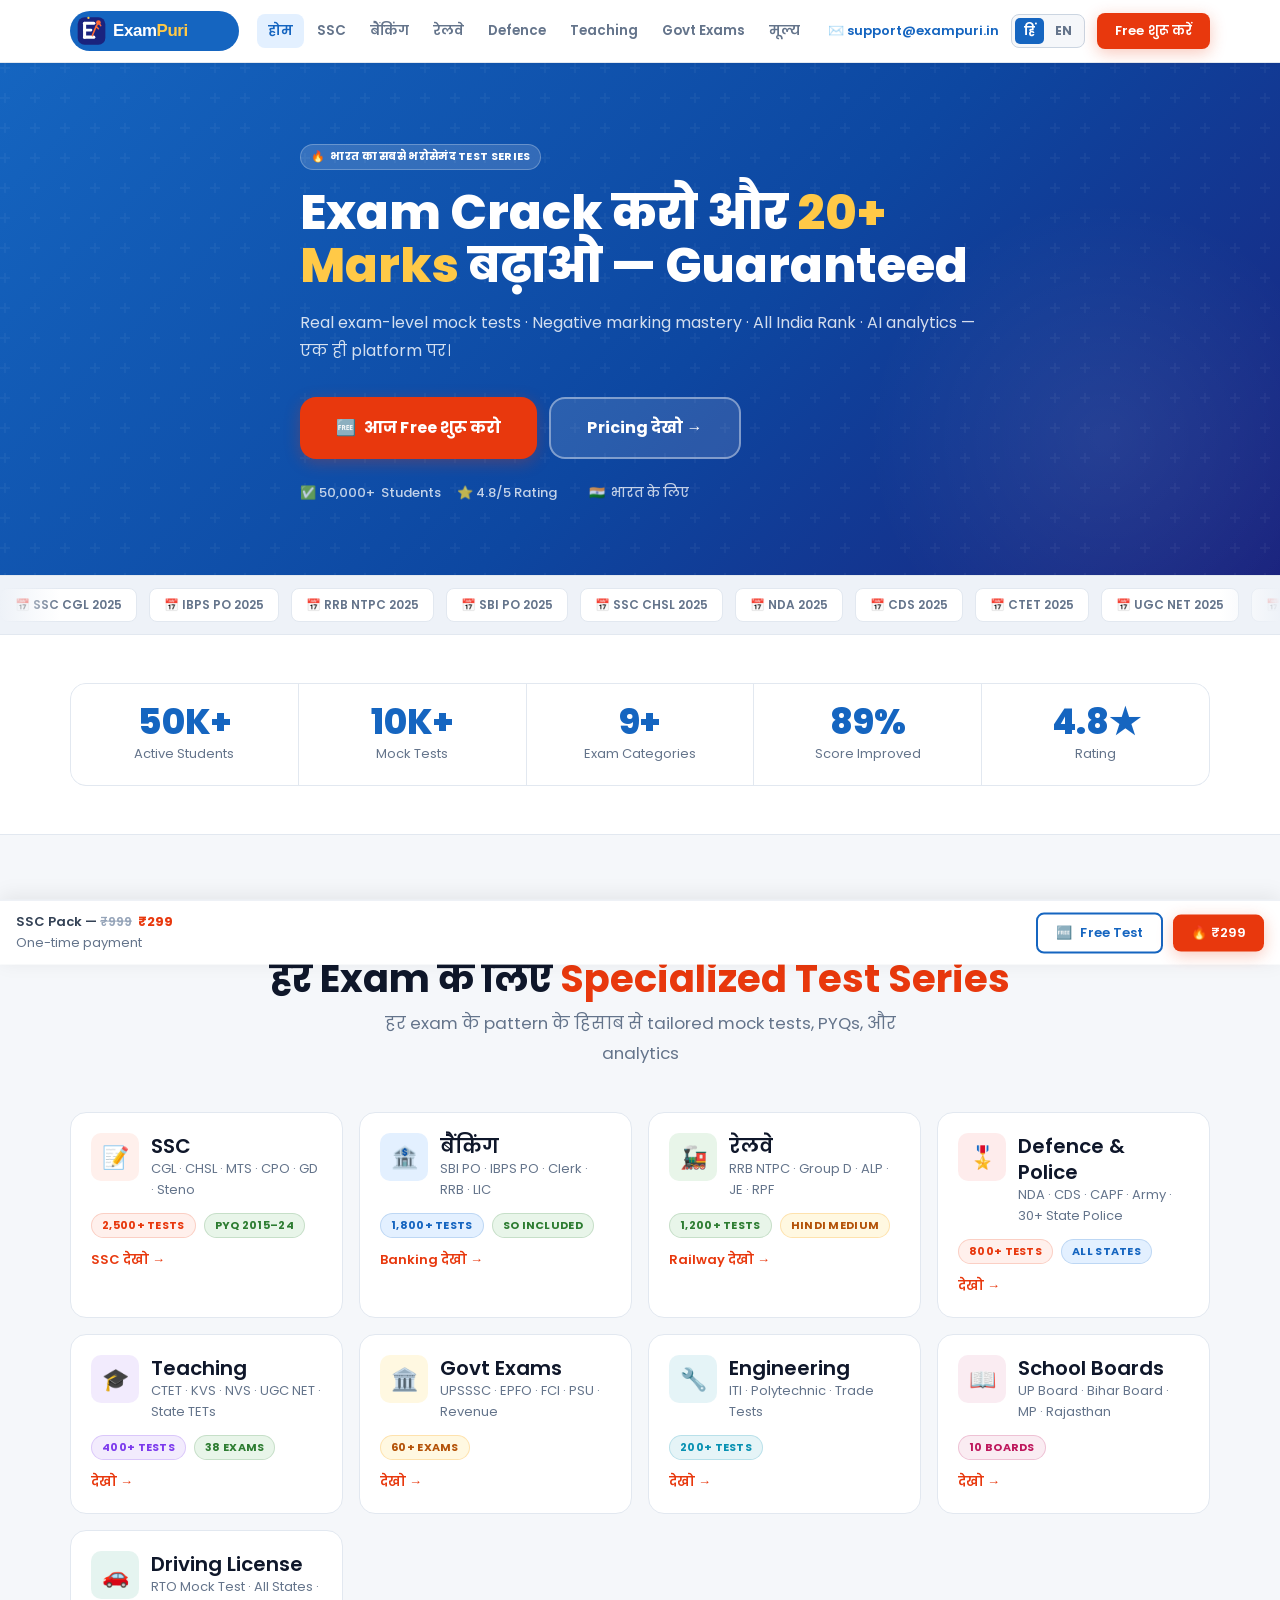
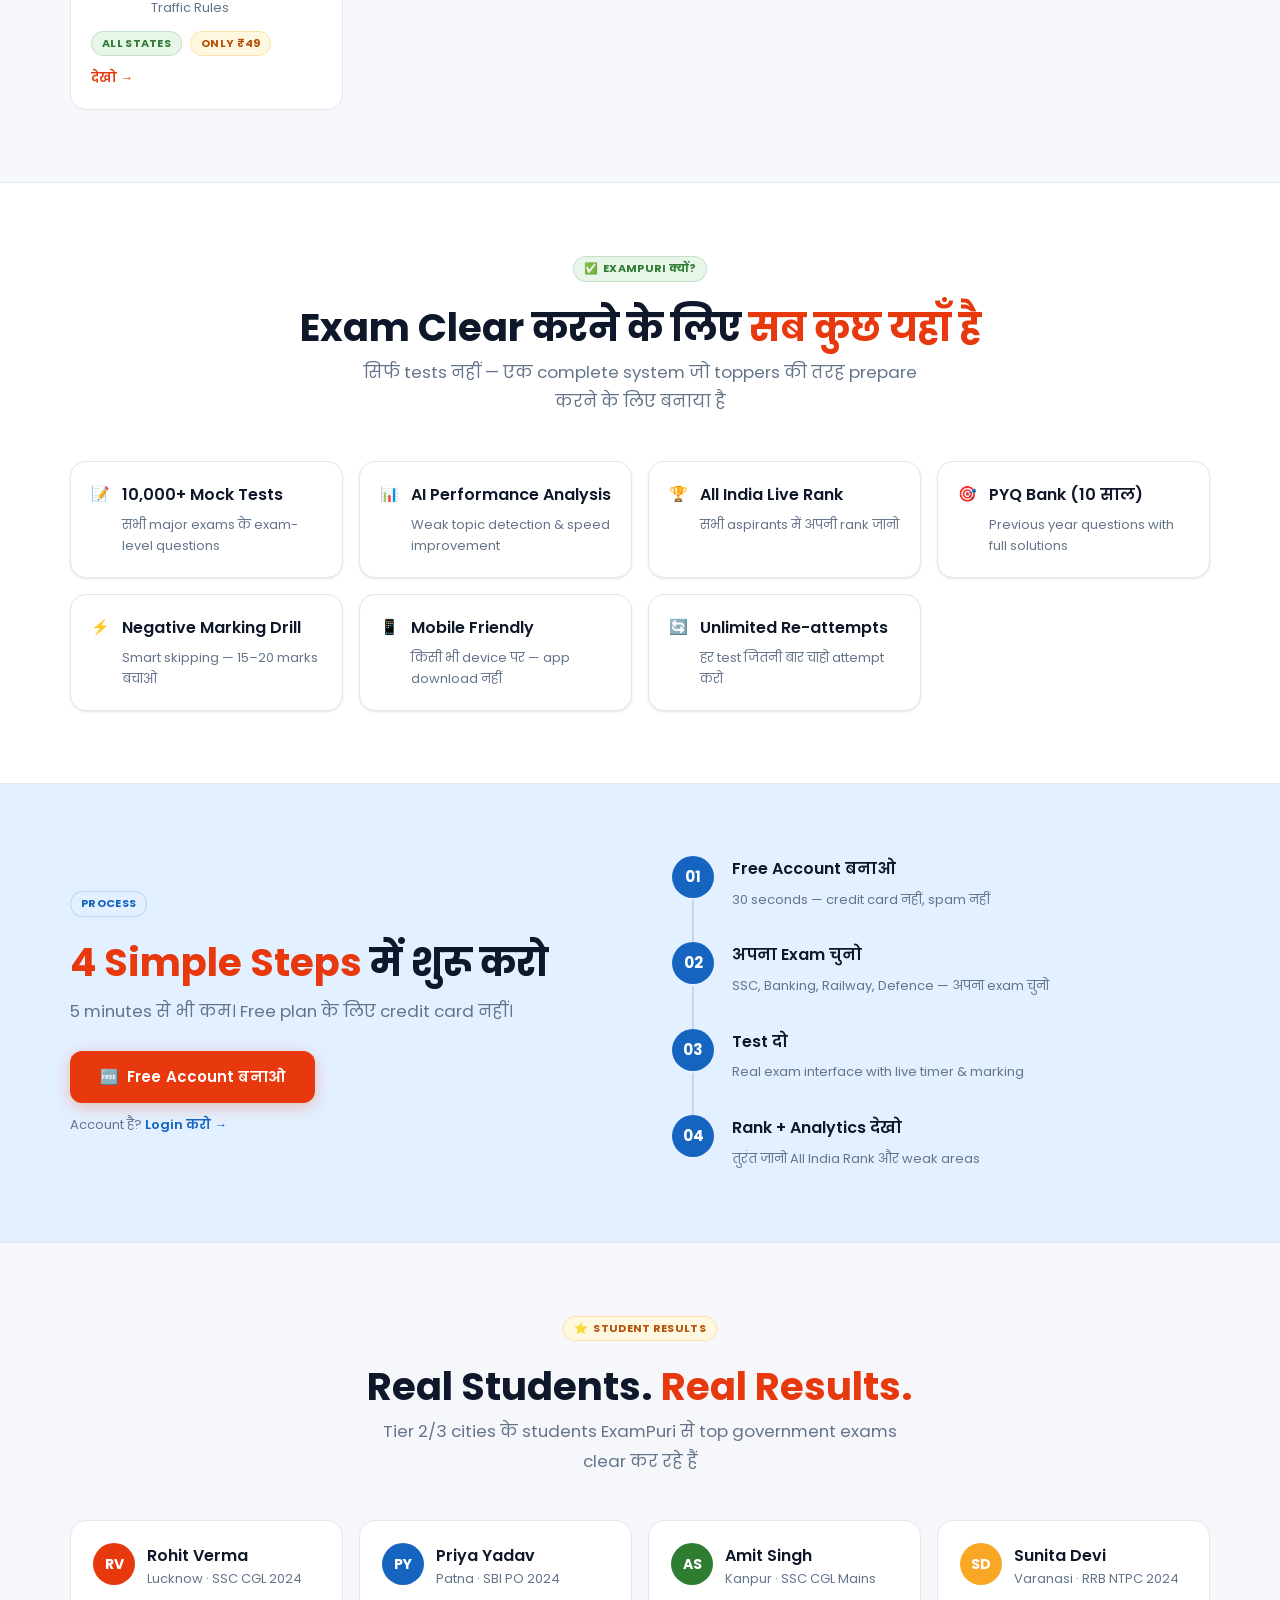
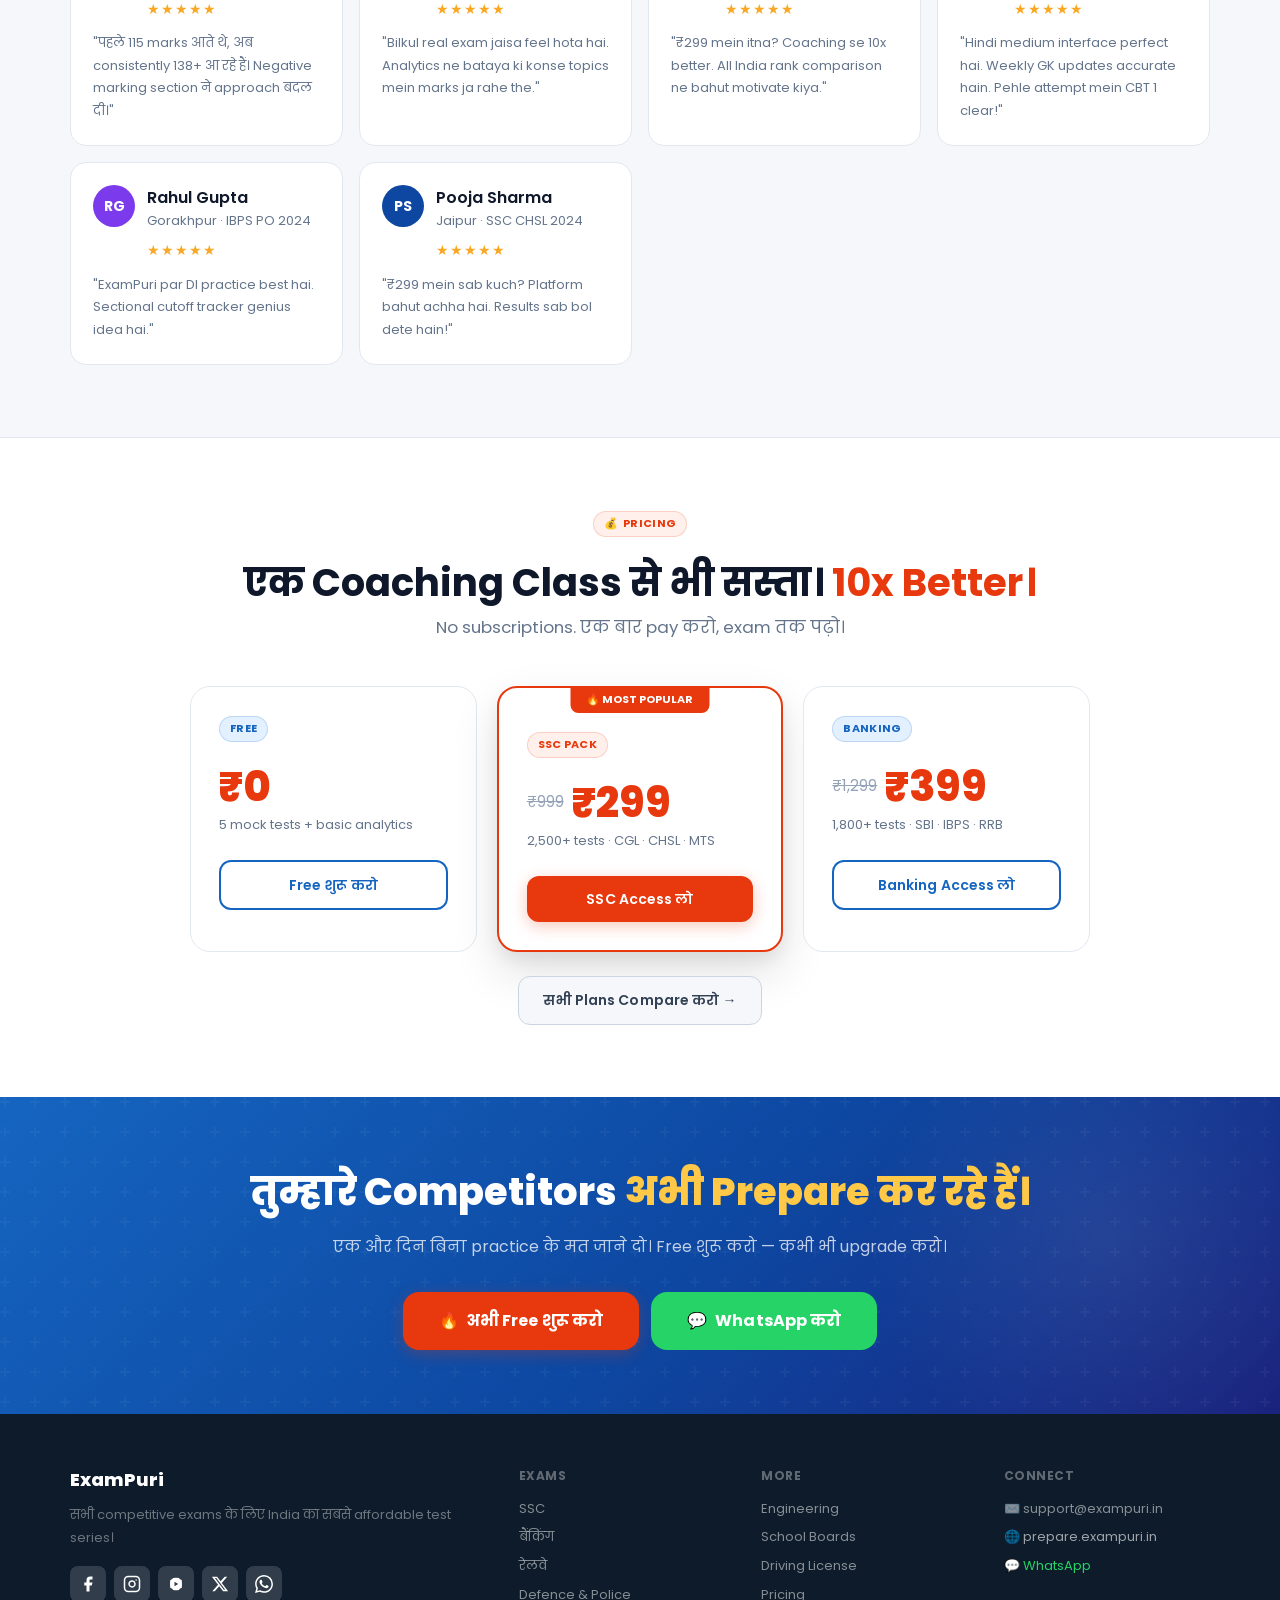
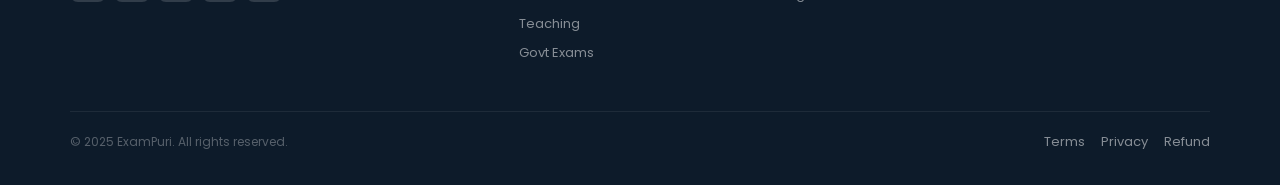
<file: index.html>
<!DOCTYPE html>
<html lang="hi" data-lang="hi">
<head>
<meta charset="UTF-8"/>
<meta name="viewport" content="width=device-width,initial-scale=1.0"/>
<link rel="icon" href="assets/logo-icon.svg" type="image/svg+xml"/>
<link rel="icon" href="assets/logo-icon-32.png" sizes="32x32" type="image/png"/>
<link rel="apple-touch-icon" href="assets/logo-icon-512.png"/>
<title>ExamPuri — India's #1 Free Mock Test Series | SSC, Banking, Railway, Defence, Teaching</title>
<meta name="description" content="Free mock tests for SSC CGL, CHSL, Banking SBI PO, IBPS, Railway RRB NTPC, Defence, Teaching. All India Rank, AI analytics, PYQ bank. 50,000+ students. Hindi & English."/>
<meta name="keywords" content="mock test, SSC CGL, SBI PO, IBPS PO, RRB NTPC, defence exam, CTET, free test series, hindi medium"/>
<link rel="canonical" href="https://exampuri.in/"/>
<meta property="og:title" content="ExamPuri — Free Mock Tests for SSC, Banking, Railway, Defence"/>
<meta property="og:description" content="India's most affordable test series. 10,000+ mock tests, AI analytics, All India Rank. Start free today."/>
<meta property="og:image" content="https://exampuri.in/assets/logo-primary.svg"/>
<meta property="og:type" content="website"/>
<meta property="og:url" content="https://exampuri.in/"/>
<meta property="og:site_name" content="ExamPuri"/>
<meta name="robots" content="index, follow"/>
<!-- Analytics: uncomment and replace IDs -->
<!-- <script async src="https://www.googletagmanager.com/gtag/js?id=G-XXXXXXXXXX"></script>
<script>window.dataLayer=window.dataLayer||[];function gtag(){dataLayer.push(arguments)}gtag('js',new Date());gtag('config','G-XXXXXXXXXX');</script> -->
<link rel="stylesheet" href="assets/style.css"/>
<script src="assets/config.js"></script>
<script src="assets/main.js" defer></script>
<script type="application/ld+json">
{"@context":"https://schema.org","@type":"EducationalOrganization","name":"ExamPuri","url":"https://exampuri.in","description":"India's leading online test series platform","telephone":"+91-9631715181","email":"support@exampuri.in","sameAs":["https://prepare.exampuri.in"]}
</script>
</head>
<body>

<nav id="navbar"></nav>

<!-- HERO -->
<section class="hero-sec">
  <div class="wrap hero-inner" style="max-width:720px">
    <div class="rv mb4"><span class="badge badge-white">🔥 <span class="en">India's Most Trusted Test Series</span><span class="hi">भारत का सबसे भरोसेमंद Test Series</span></span></div>
    <h1 class="rv" style="font-size:clamp(2rem,5vw,3rem);font-weight:800;color:#fff;line-height:1.12;margin-bottom:16px;animation-delay:.05s">
      <span class="en">Crack Your Exam &amp; Score <span style="color:#FFC947">20+ More Marks</span> — Guaranteed</span>
      <span class="hi">Exam Crack करो और <span style="color:#FFC947">20+ Marks</span> बढ़ाओ — Guaranteed</span>
    </h1>
    <p class="rv lead" style="color:rgba(255,255,255,.82);margin-bottom:32px;font-size:16px;animation-delay:.1s">
      <span class="en">Real exam-level mock tests · Negative marking mastery · All India Rank · AI analytics — all on one platform.</span>
      <span class="hi">Real exam-level mock tests · Negative marking mastery · All India Rank · AI analytics — एक ही platform पर।</span>
    </p>
    <div class="rv flex fw g3 mb6" style="animation-delay:.15s">
      <a href="https://prepare.exampuri.in" target="_blank" rel="noopener" class="btn btn-primary btn-xl btn-pulse" onclick="trackCTA('hero_free','prepare.exampuri.in')">🆓 <span class="en">Start Free Today</span><span class="hi">आज Free शुरू करो</span></a>
      <a href="pages/pricing.html" class="btn btn-xl" style="background:rgba(255,255,255,.12);border:2px solid rgba(255,255,255,.4);color:#fff"><span class="en">View Pricing →</span><span class="hi">Pricing देखो →</span></a>
    </div>
    <div class="rv flex fw g4" style="animation-delay:.2s">
      <span class="trust-pill" style="color:rgba(255,255,255,.75)">✅ 50,000+ <span class="en">Students</span><span class="hi">Students</span></span>
      <span class="trust-pill" style="color:rgba(255,255,255,.75)">⭐ 4.8/5 Rating</span>
      <span class="trust-pill" style="color:rgba(255,255,255,.75)"></span>
      <span class="trust-pill" style="color:rgba(255,255,255,.75)">🇮🇳 <span class="en">Made for India</span><span class="hi">भारत के लिए</span></span>
    </div>
  </div>
</section>

<!-- MARQUEE -->
<div style="background:var(--bg2);border-top:1px solid var(--border);border-bottom:1px solid var(--border);padding:12px 0">
  <div class="marq-outer"><div class="marq-track" id="marq-track"></div></div>
</div>

<!-- STATS -->
<section class="sec-white sec-sm">
  <div class="wrap">
    <div class="stat-grid">
      <div class="stat-cell rv"><div class="stat-num">50K+</div><div class="stat-lbl"><span class="en">Active Students</span><span class="hi">Active Students</span></div></div>
      <div class="stat-cell rv" style="animation-delay:.06s"><div class="stat-num">10K+</div><div class="stat-lbl"><span class="en">Mock Tests</span><span class="hi">Mock Tests</span></div></div>
      <div class="stat-cell rv" style="animation-delay:.12s"><div class="stat-num">9+</div><div class="stat-lbl"><span class="en">Exam Categories</span><span class="hi">Exam Categories</span></div></div>
      <div class="stat-cell rv" style="animation-delay:.18s"><div class="stat-num">89%</div><div class="stat-lbl"><span class="en">Score Improved</span><span class="hi">Score Improved</span></div></div>
      <div class="stat-cell rv" style="animation-delay:.24s"><div class="stat-num">4.8★</div><div class="stat-lbl">Rating</div></div>
    </div>
  </div>
</section>
<div class="divider"></div>

<!-- EXAM GRID -->
<section class="sec sec-grey">
  <div class="wrap">
    <div class="sec-hdr">
      <span class="badge badge-blue rv">📚 <span class="en">Choose Your Exam</span><span class="hi">अपना Exam चुनो</span></span>
      <h2 class="h1 rv mt3"><span class="en">Specialized Test Series for <span class="c-accent">Every Exam</span></span><span class="hi">हर Exam के लिए <span class="c-accent">Specialized Test Series</span></span></h2>
      <p class="lead rv mt3"><span class="en">Exam-specific mock tests, PYQs, and analytics tailored for each exam pattern</span><span class="hi">हर exam के pattern के हिसाब से tailored mock tests, PYQs, और analytics</span></p>
    </div>
    <div class="g-auto">
      <a href="pages/ssc.html" class="exam-card rv"><div class="flex ai-s g3 mb3"><div style="width:48px;height:48px;border-radius:10px;background:var(--accent-lt);display:flex;align-items:center;justify-content:center;font-size:22px;flex-shrink:0">📝</div><div><div class="h3">SSC</div><div class="sm c-muted">CGL · CHSL · MTS · CPO · GD · Steno</div></div></div><div class="flex fw g2 mb3"><span class="badge badge-accent">2,500+ Tests</span><span class="badge badge-green">PYQ 2015–24</span></div><div class="flex ai-c g2 c-accent fw6 sm"><span class="en">Explore SSC →</span><span class="hi">SSC देखो →</span></div></a>
      <a href="pages/banking.html" class="exam-card rv" style="animation-delay:.05s"><div class="flex ai-s g3 mb3"><div style="width:48px;height:48px;border-radius:10px;background:var(--primary-lt);display:flex;align-items:center;justify-content:center;font-size:22px;flex-shrink:0">🏦</div><div><div class="h3"><span class="en">Banking</span><span class="hi">बैंकिंग</span></div><div class="sm c-muted">SBI PO · IBPS PO · Clerk · RRB · LIC</div></div></div><div class="flex fw g2 mb3"><span class="badge badge-blue">1,800+ Tests</span><span class="badge badge-green">SO Included</span></div><div class="flex ai-c g2 c-accent fw6 sm"><span class="en">Explore Banking →</span><span class="hi">Banking देखो →</span></div></a>
      <a href="pages/railway.html" class="exam-card rv" style="animation-delay:.1s"><div class="flex ai-s g3 mb3"><div style="width:48px;height:48px;border-radius:10px;background:var(--green-lt);display:flex;align-items:center;justify-content:center;font-size:22px;flex-shrink:0">🚂</div><div><div class="h3"><span class="en">Railway</span><span class="hi">रेलवे</span></div><div class="sm c-muted">RRB NTPC · Group D · ALP · JE · RPF</div></div></div><div class="flex fw g2 mb3"><span class="badge badge-green">1,200+ Tests</span><span class="badge badge-gold">Hindi Medium</span></div><div class="flex ai-c g2 c-accent fw6 sm"><span class="en">Explore Railway →</span><span class="hi">Railway देखो →</span></div></a>
      <a href="pages/defence-police.html" class="exam-card rv" style="animation-delay:.15s"><div class="flex ai-s g3 mb3"><div style="width:48px;height:48px;border-radius:10px;background:rgba(239,68,68,.1);display:flex;align-items:center;justify-content:center;font-size:22px;flex-shrink:0">🎖️</div><div><div class="h3">Defence &amp; Police</div><div class="sm c-muted">NDA · CDS · CAPF · Army · 30+ State Police</div></div></div><div class="flex fw g2 mb3"><span class="badge badge-accent">800+ Tests</span><span class="badge badge-blue">All States</span></div><div class="flex ai-c g2 c-accent fw6 sm"><span class="en">Explore →</span><span class="hi">देखो →</span></div></a>
      <a href="pages/teaching.html" class="exam-card rv" style="animation-delay:.2s"><div class="flex ai-s g3 mb3"><div style="width:48px;height:48px;border-radius:10px;background:rgba(124,58,237,.1);display:flex;align-items:center;justify-content:center;font-size:22px;flex-shrink:0">🎓</div><div><div class="h3">Teaching</div><div class="sm c-muted">CTET · KVS · NVS · UGC NET · State TETs</div></div></div><div class="flex fw g2 mb3"><span class="badge" style="background:rgba(124,58,237,.1);color:#7C3AED;border:1px solid rgba(124,58,237,.2)">400+ Tests</span><span class="badge badge-green">38 Exams</span></div><div class="flex ai-c g2 c-accent fw6 sm"><span class="en">Explore →</span><span class="hi">देखो →</span></div></a>
      <a href="pages/government-exams.html" class="exam-card rv" style="animation-delay:.25s"><div class="flex ai-s g3 mb3"><div style="width:48px;height:48px;border-radius:10px;background:var(--gold-lt);display:flex;align-items:center;justify-content:center;font-size:22px;flex-shrink:0">🏛️</div><div><div class="h3"><span class="en">Govt Exams</span><span class="hi">Govt Exams</span></div><div class="sm c-muted">UPSSSC · EPFO · FCI · PSU · Revenue</div></div></div><div class="flex fw g2 mb3"><span class="badge badge-gold">60+ Exams</span></div><div class="flex ai-c g2 c-accent fw6 sm"><span class="en">Explore →</span><span class="hi">देखो →</span></div></a>
      <a href="pages/engineering.html" class="exam-card rv" style="animation-delay:.3s"><div class="flex ai-s g3 mb3"><div style="width:48px;height:48px;border-radius:10px;background:rgba(8,145,178,.1);display:flex;align-items:center;justify-content:center;font-size:22px;flex-shrink:0">🔧</div><div><div class="h3">Engineering</div><div class="sm c-muted">ITI · Polytechnic · Trade Tests</div></div></div><div class="flex fw g2 mb3"><span class="badge" style="background:rgba(8,145,178,.1);color:#0891B2;border:1px solid rgba(8,145,178,.2)">200+ Tests</span></div><div class="flex ai-c g2 c-accent fw6 sm"><span class="en">Explore →</span><span class="hi">देखो →</span></div></a>
      <a href="pages/school-boards.html" class="exam-card rv" style="animation-delay:.35s"><div class="flex ai-s g3 mb3"><div style="width:48px;height:48px;border-radius:10px;background:rgba(190,24,93,.08);display:flex;align-items:center;justify-content:center;font-size:22px;flex-shrink:0">📖</div><div><div class="h3">School Boards</div><div class="sm c-muted">UP Board · Bihar Board · MP · Rajasthan</div></div></div><div class="flex fw g2 mb3"><span class="badge" style="background:rgba(190,24,93,.08);color:#BE185D;border:1px solid rgba(190,24,93,.2)">10 Boards</span></div><div class="flex ai-c g2 c-accent fw6 sm"><span class="en">Explore →</span><span class="hi">देखो →</span></div></a>
      <a href="pages/driving-license.html" class="exam-card rv" style="animation-delay:.4s"><div class="flex ai-s g3 mb3"><div style="width:48px;height:48px;border-radius:10px;background:rgba(5,150,105,.1);display:flex;align-items:center;justify-content:center;font-size:22px;flex-shrink:0">🚗</div><div><div class="h3">Driving License</div><div class="sm c-muted">RTO Mock Test · All States · Traffic Rules</div></div></div><div class="flex fw g2 mb3"><span class="badge badge-green">All States</span><span class="badge badge-gold">Only ₹49</span></div><div class="flex ai-c g2 c-accent fw6 sm"><span class="en">Explore →</span><span class="hi">देखो →</span></div></a>
    </div>
  </div>
</section>
<div class="divider"></div>

<!-- FEATURES -->
<section class="sec sec-white">
  <div class="wrap">
    <div class="sec-hdr">
      <span class="badge badge-green rv">✅ <span class="en">Why ExamPuri?</span><span class="hi">ExamPuri क्यों?</span></span>
      <h2 class="h1 rv mt3"><span class="en">Everything You Need to <span class="c-accent">Clear the Exam</span></span><span class="hi">Exam Clear करने के लिए <span class="c-accent">सब कुछ यहाँ है</span></span></h2>
      <p class="lead rv mt3"><span class="en">Not just tests — a complete system designed around how toppers actually prepare</span><span class="hi">सिर्फ tests नहीं — एक complete system जो toppers की तरह prepare करने के लिए बनाया है</span></p>
    </div>
    <div class="g-auto" id="features-grid"></div>
  </div>
</section>
<div class="divider"></div>

<!-- HOW IT WORKS -->
<section class="sec sec-blue">
  <div class="wrap">
    <div style="display:grid;grid-template-columns:1fr 1fr;gap:64px;align-items:center">
      <div class="rv-l">
        <span class="badge badge-blue mb3"><span class="en">Process</span><span class="hi">Process</span></span>
        <h2 class="h1 mt3 mb3"><span class="en">Start in <span class="c-accent">4 Simple Steps</span></span><span class="hi"><span class="c-accent">4 Simple Steps</span> में शुरू करो</span></h2>
        <p class="lead mb6"><span class="en">Takes less than 5 minutes. No credit card for free plan.</span><span class="hi">5 minutes से भी कम। Free plan के लिए credit card नहीं।</span></p>
        <div class="flex fc g3">
          <a href="https://prepare.exampuri.in" target="_blank" rel="noopener" class="btn btn-primary btn-lg" style="align-self:flex-start" onclick="trackCTA('hiw_free','prepare.exampuri.in')">🆓 <span class="en">Create Free Account</span><span class="hi">Free Account बनाओ</span></a>
          <p class="sm c-muted"><span class="en">Already have an account?</span><span class="hi">Account है?</span> <a href="https://prepare.exampuri.in" target="_blank" class="c-blue fw6"><span class="en">Login here →</span><span class="hi">Login करो →</span></a></p>
        </div>
      </div>
      <div class="rv-r" id="steps-list"></div>
    </div>
  </div>
</section>
<div class="divider"></div>

<!-- TESTIMONIALS -->
<section class="sec sec-grey">
  <div class="wrap">
    <div class="sec-hdr">
      <span class="badge badge-gold rv">⭐ <span class="en">Student Results</span><span class="hi">Student Results</span></span>
      <h2 class="h1 rv mt3"><span class="en">Real Students. <span class="c-accent">Real Results.</span></span><span class="hi">Real Students. <span class="c-accent">Real Results.</span></span></h2>
      <p class="lead rv mt3"><span class="en">Students from Tier 2/3 cities clearing top government exams with ExamPuri</span><span class="hi">Tier 2/3 cities के students ExamPuri से top government exams clear कर रहे हैं</span></p>
    </div>
    <div class="g-auto" id="testimonials-grid"></div>
  </div>
</section>
<div class="divider"></div>

<!-- PRICING PREVIEW -->
<section class="sec sec-white">
  <div class="wrap">
    <div class="sec-hdr">
      <span class="badge badge-accent rv">💰 <span class="en">Pricing</span><span class="hi">Pricing</span></span>
      <h2 class="h1 rv mt3"><span class="en">Less Than One Coaching Class. <span class="c-accent">10x Better.</span></span><span class="hi">एक Coaching Class से भी सस्ता। <span class="c-accent">10x Better।</span></span></h2>
      <p class="lead rv mt3"><span class="en">No subscriptions. Pay once, study till your exam.</span><span class="hi">No subscriptions. एक बार pay करो, exam तक पढ़ो।</span></p>
    </div>
    <div style="display:grid;grid-template-columns:repeat(auto-fit,minmax(250px,1fr));gap:20px;max-width:900px;margin:0 auto" id="pricing-grid"></div>
    <div class="tc mt6 rv"><a href="pages/pricing.html" class="btn btn-ghost btn-md"><span class="en">Compare All Plans →</span><span class="hi">सभी Plans Compare करो →</span></a></div>
  </div>
</section>

<!-- FINAL CTA -->
<section class="hero-sec" style="padding:64px 20px;text-align:center">
  <div class="wrap rv hero-inner">
    <h2 style="font-size:clamp(1.6rem,4vw,2.4rem);font-weight:800;color:#fff;margin-bottom:12px"><span class="en">Your Competitors Are <span style="color:#FFC947">Already Preparing.</span></span><span class="hi">तुम्हारे Competitors <span style="color:#FFC947">अभी Prepare कर रहे हैं।</span></span></h2>
    <p style="color:rgba(255,255,255,.75);font-size:16px;margin-bottom:32px"><span class="en">Don't let another day pass without practice. Start free — upgrade anytime.</span><span class="hi">एक और दिन बिना practice के मत जाने दो। Free शुरू करो — कभी भी upgrade करो।</span></p>
    <div class="flex jc-c fw g3">
      <a href="https://prepare.exampuri.in" target="_blank" rel="noopener" class="btn btn-primary btn-xl btn-pulse" onclick="trackCTA('footer_cta_free','prepare.exampuri.in')">🔥 <span class="en">Start Free — Right Now</span><span class="hi">अभी Free शुरू करो</span></a>
      <a href="https://wa.me/919990377989" target="_blank" rel="noopener" class="btn btn-wa btn-xl">💬 <span class="en">WhatsApp Us</span><span class="hi">WhatsApp करो</span></a>
    </div>
  </div>
</section>

<footer id="site-footer"></footer>

<div id="sticky-cta">
  <div style="flex:1;min-width:0">
    <div class="sm fw6"><span class="en">SSC Pack — </span><span class="hi">SSC Pack — </span><span class="price-old" style="font-size:12px">₹999</span><strong class="c-accent" style="margin-left:6px">₹299</strong></div>
    <div class="sm c-muted"><span class="en">One-time payment</span><span class="hi">One-time payment</span></div>
  </div>
  <a href="https://prepare.exampuri.in" target="_blank" rel="noopener" class="btn btn-secondary btn-sm" onclick="trackCTA('sticky_free','prepare.exampuri.in')">🆓 <span class="en">Free Test</span><span class="hi">Free Test</span></a>
  <a href="https://prepare.exampuri.in" target="_blank" rel="noopener" class="btn btn-primary btn-sm btn-pulse" onclick="trackCTA('sticky_buy','prepare.exampuri.in')">🔥 ₹299</a>
</div>

<script>
const FEATURES_DATA=[
  {icon:'📝',label:{en:'10,000+ Mock Tests',hi:'10,000+ Mock Tests'},sub:{en:'Exam-level questions across all major exams',hi:'सभी major exams के exam-level questions'},bg:'feat-icon-accent'},
  {icon:'📊',label:{en:'AI Performance Analysis',hi:'AI Performance Analysis'},sub:{en:'Weak topic detection & speed improvement',hi:'Weak topic detection & speed improvement'},bg:'feat-icon-blue'},
  {icon:'🏆',label:{en:'All India Live Rank',hi:'All India Live Rank'},sub:{en:'Know your rank among all aspirants nationwide',hi:'सभी aspirants में अपनी rank जानो'},bg:'feat-icon-gold'},
  {icon:'🎯',label:{en:'PYQ Bank (10 Years)',hi:'PYQ Bank (10 साल)'},sub:{en:'Previous year questions with full solutions',hi:'Previous year questions with full solutions'},bg:'feat-icon-green'},
  {icon:'⚡',label:{en:'Negative Marking Drill',hi:'Negative Marking Drill'},sub:{en:'Smart skipping strategy — save 15–20 marks',hi:'Smart skipping — 15–20 marks बचाओ'},bg:'feat-icon-accent'},
  {icon:'📱',label:{en:'Mobile Friendly',hi:'Mobile Friendly'},sub:{en:'Perfect on any device — no app download',hi:'किसी भी device पर — app download नहीं'},bg:'feat-icon-green'},
  {icon:'🔄',label:{en:'Unlimited Re-attempts',hi:'Unlimited Re-attempts'},sub:{en:'Attempt each test as many times as needed',hi:'हर test जितनी बार चाहो attempt करो'},bg:'feat-icon-gold'},
];
const STEPS_DATA=[
  {n:'01',t:{en:'Create Free Account',hi:'Free Account बनाओ'},d:{en:'30 seconds — no credit card, no spam',hi:'30 seconds — credit card नहीं, spam नहीं'}},
  {n:'02',t:{en:'Choose Your Exam',hi:'अपना Exam चुनो'},d:{en:'SSC, Banking, Railway, Defence — pick yours',hi:'SSC, Banking, Railway, Defence — अपना exam चुनो'}},
  {n:'03',t:{en:'Take the Test',hi:'Test दो'},d:{en:'Real exam interface with live timer & marking',hi:'Real exam interface with live timer & marking'}},
  {n:'04',t:{en:'See Rank + Analytics',hi:'Rank + Analytics देखो'},d:{en:'Instantly know your All India Rank and weak areas',hi:'तुरंत जानो All India Rank और weak areas'}},
];
const TESTIMONIALS_DATA=[
  {name:'Rohit Verma',  city:'Lucknow', exam:'SSC CGL 2024',  c:'#E8380D',t:{en:'Used to score 115, now consistently 138+. Negative marking section changed my approach.',hi:'पहले 115 marks आते थे, अब consistently 138+ आ रहे हैं। Negative marking section ने approach बदल दी।'}},
  {name:'Priya Yadav',  city:'Patna',   exam:'SBI PO 2024',   c:'#1565C0',t:{en:'Feels exactly like the real exam. Analytics pinpointed which topics I was losing marks on.',hi:'Bilkul real exam jaisa feel hota hai. Analytics ne bataya ki konse topics mein marks ja rahe the.'}},
  {name:'Amit Singh',   city:'Kanpur',  exam:'SSC CGL Mains', c:'#2E7D32',t:{en:'₹299 for all this? 10x better than coaching. All India rank comparison really motivated me.',hi:'₹299 mein itna? Coaching se 10x better. All India rank comparison ne bahut motivate kiya.'}},
  {name:'Sunita Devi',  city:'Varanasi',exam:'RRB NTPC 2024', c:'#F9A825',t:{en:'Hindi medium interface is perfect. Weekly GK updates super accurate. Cleared CBT 1 first attempt!',hi:'Hindi medium interface perfect hai. Weekly GK updates accurate hain. Pehle attempt mein CBT 1 clear!'}},
  {name:'Rahul Gupta',  city:'Gorakhpur',exam:'IBPS PO 2024', c:'#7C3AED',t:{en:'DI practice on ExamPuri is the best I found. Sectional cutoff tracker is a genius idea.',hi:'ExamPuri par DI practice best hai. Sectional cutoff tracker genius idea hai.'}},
  {name:'Pooja Sharma', city:'Jaipur',  exam:'SSC CHSL 2024', c:'#0D47A1',t:{en:'₹299 for everything? Platform is excellent. Results prove it!',hi:'₹299 mein sab kuch? Platform bahut achha hai. Results sab bol dete hain!'}},
];
const PRICING_PREVIEW=[
  {label:{en:'Free',hi:'Free'},         badge:'badge-blue',  price:'₹0',  old:null,    sub:{en:'5 mock tests + basic analytics',hi:'5 mock tests + basic analytics'},       cta:{en:'Start Free',       hi:'Free शुरू करो'},   primary:false},
  {label:{en:'SSC Pack',hi:'SSC Pack'}, badge:'badge-accent',price:'₹299',old:'₹999', sub:{en:'2,500+ tests · CGL · CHSL · MTS',hi:'2,500+ tests · CGL · CHSL · MTS'},     cta:{en:'Get SSC Access',   hi:'SSC Access लो'},   primary:true},
  {label:{en:'Banking',hi:'Banking'},   badge:'badge-blue',  price:'₹399',old:'₹1,299',sub:{en:'1,800+ tests · SBI · IBPS · RRB',hi:'1,800+ tests · SBI · IBPS · RRB'},    cta:{en:'Get Banking Access',hi:'Banking Access लो'},primary:false},
];

function render(){
  const mt=document.getElementById('marq-track');
  if(mt){const items=['SSC CGL 2025','IBPS PO 2025','RRB NTPC 2025','SBI PO 2025','SSC CHSL 2025','NDA 2025','CDS 2025','CTET 2025','UGC NET 2025','RRB Group D 2025','UP Police 2025','IBPS Clerk 2025','SSC MTS 2025','LIC AAO 2025'];mt.innerHTML=[...items,...items].map(i=>`<div class="marq-chip">📅 ${i}</div>`).join('');}
  const fg=document.getElementById('features-grid');
  if(fg){fg.innerHTML='';FEATURES_DATA.forEach((f,i)=>{const d=document.createElement('div');d.className='card p5 rv';d.style.animationDelay=`${i*.05}s`;d.innerHTML=`<div class="flex ai-s g3"><div class="feat-icon ${f.bg}" style="flex-shrink:0">${f.icon}</div><div><div class="h4 mb2">${t(f.label)}</div><div class="sm c-muted">${t(f.sub)}</div></div></div>`;fg.appendChild(d);});}
  const sl=document.getElementById('steps-list');
  if(sl){sl.innerHTML='';STEPS_DATA.forEach((s,i)=>{const d=document.createElement('div');d.className='step-wrap rv';d.style.animationDelay=`${i*.08}s`;d.innerHTML=`<div class="step-num">${s.n}</div><div class="h4 mb2">${t(s.t)}</div><div class="sm c-muted">${t(s.d)}</div>`;sl.appendChild(d);});}
  const tg=document.getElementById('testimonials-grid');
  if(tg){tg.innerHTML='';TESTIMONIALS_DATA.forEach((tm,i)=>{const d=document.createElement('div');d.className='testi-card rv';d.style.animationDelay=`${i*.06}s`;d.innerHTML=`<div class="flex ai-s g3 mb3"><div class="avatar" style="background:${tm.c}">${tm.name.split(' ').map(n=>n[0]).join('')}</div><div><div class="h4">${tm.name}</div><div class="sm c-muted">${tm.city} · ${tm.exam}</div><div class="stars mt2">★★★★★</div></div></div><p class="sm c-muted" style="line-height:1.75">"${t(tm.t)}"</p>`;tg.appendChild(d);});}
  const pg=document.getElementById('pricing-grid');
  if(pg){pg.innerHTML='';PRICING_PREVIEW.forEach((p,i)=>{const d=document.createElement('div');d.className=`price-card rv${p.primary?' popular':''}`;d.style.animationDelay=`${i*.08}s`;d.innerHTML=`${p.primary?'<div class="pop-tag">🔥 MOST POPULAR</div>':''}<span class="badge ${p.badge} mb3" style="margin-top:${p.primary?'16px':'0'}">${t(p.label)}</span><div class="flex ai-c g2 mb2" style="margin-top:12px">${p.old?`<span class="price-old">${p.old}</span>`:''}<span class="price-amt">${p.price}</span></div><div class="sm c-muted mb6">${t(p.sub)}</div><a href="https://prepare.exampuri.in" target="_blank" rel="noopener" class="btn ${p.primary?'btn-primary btn-pulse':'btn-secondary'} btn-md w-full" onclick="trackCTA('home_pricing_${i}','prepare.exampuri.in')">${t(p.cta)}</a>`;pg.appendChild(d);});}
  if(typeof initReveal==='function')initReveal();
}
function renderDynamic(){render();}
document.addEventListener('DOMContentLoaded',()=>{renderNavbar('home','');renderFooter('');render();});
</script>
</body>
</html>
</file>
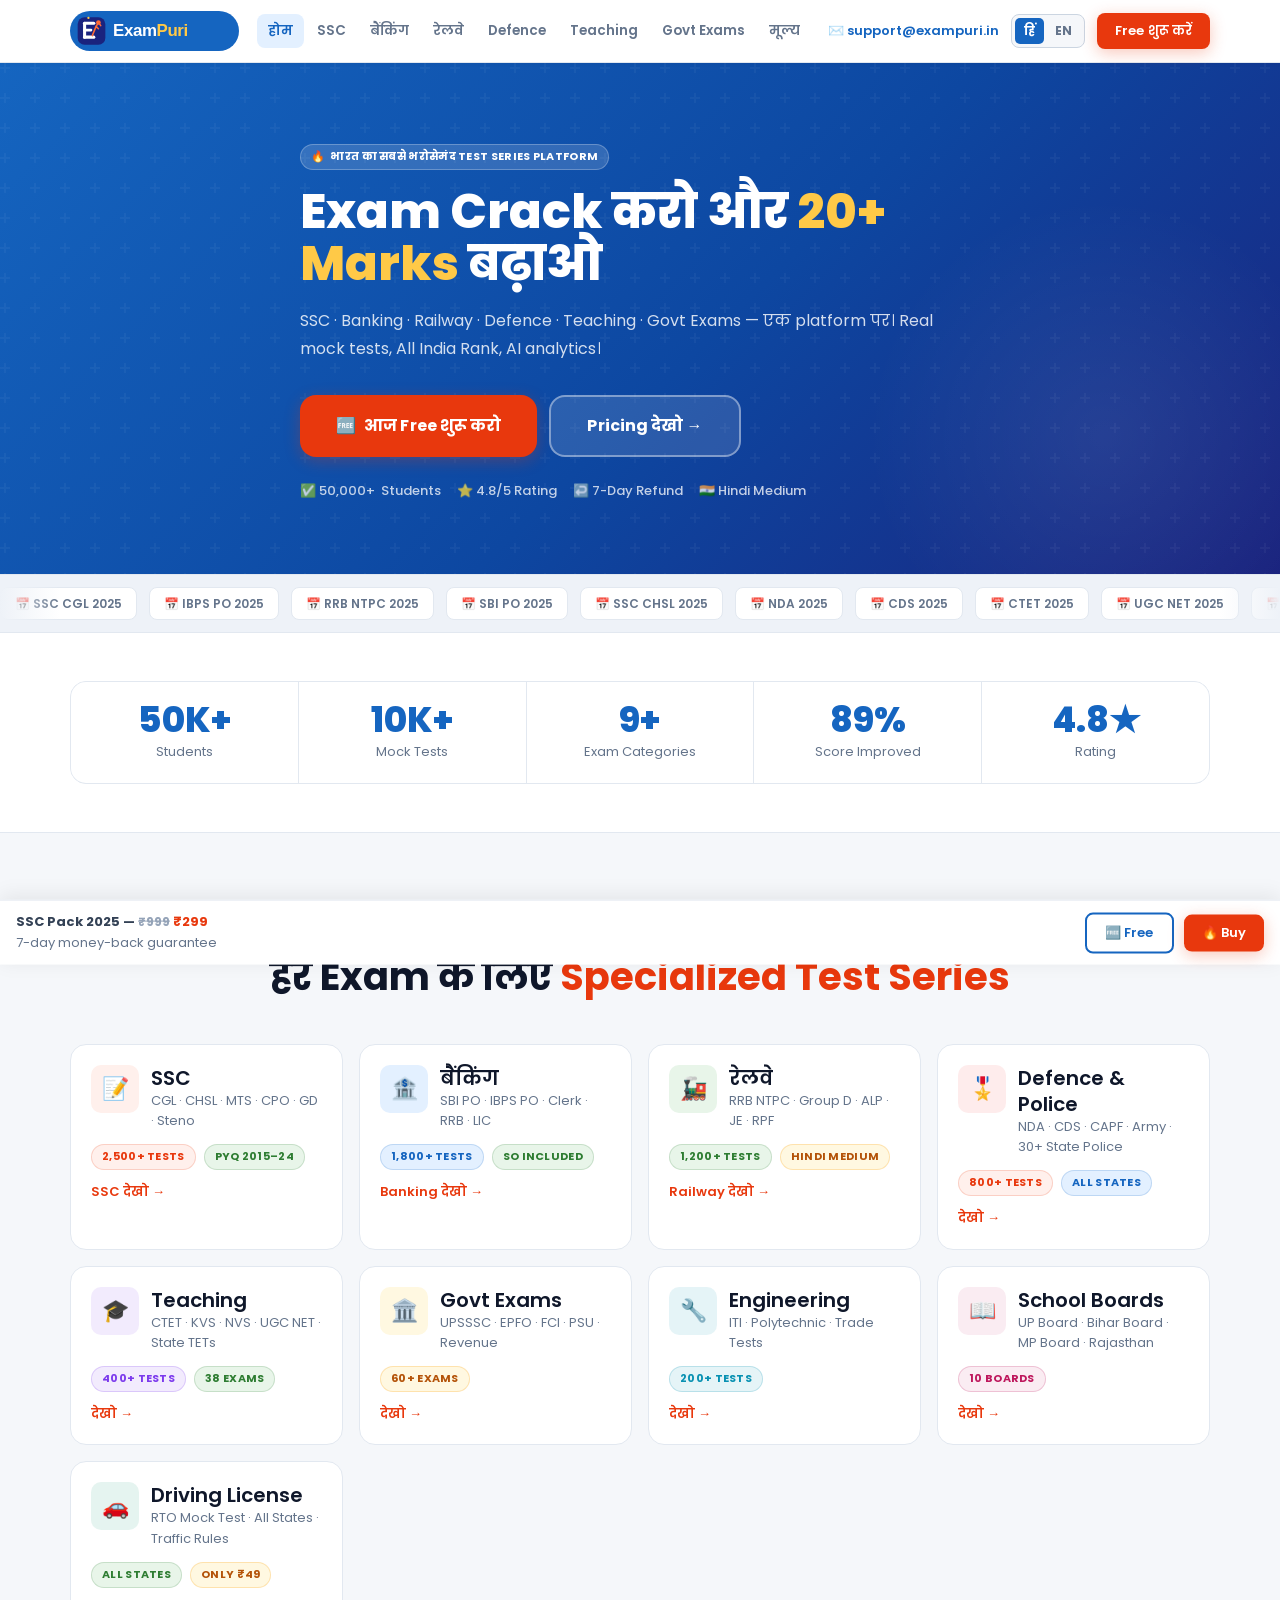
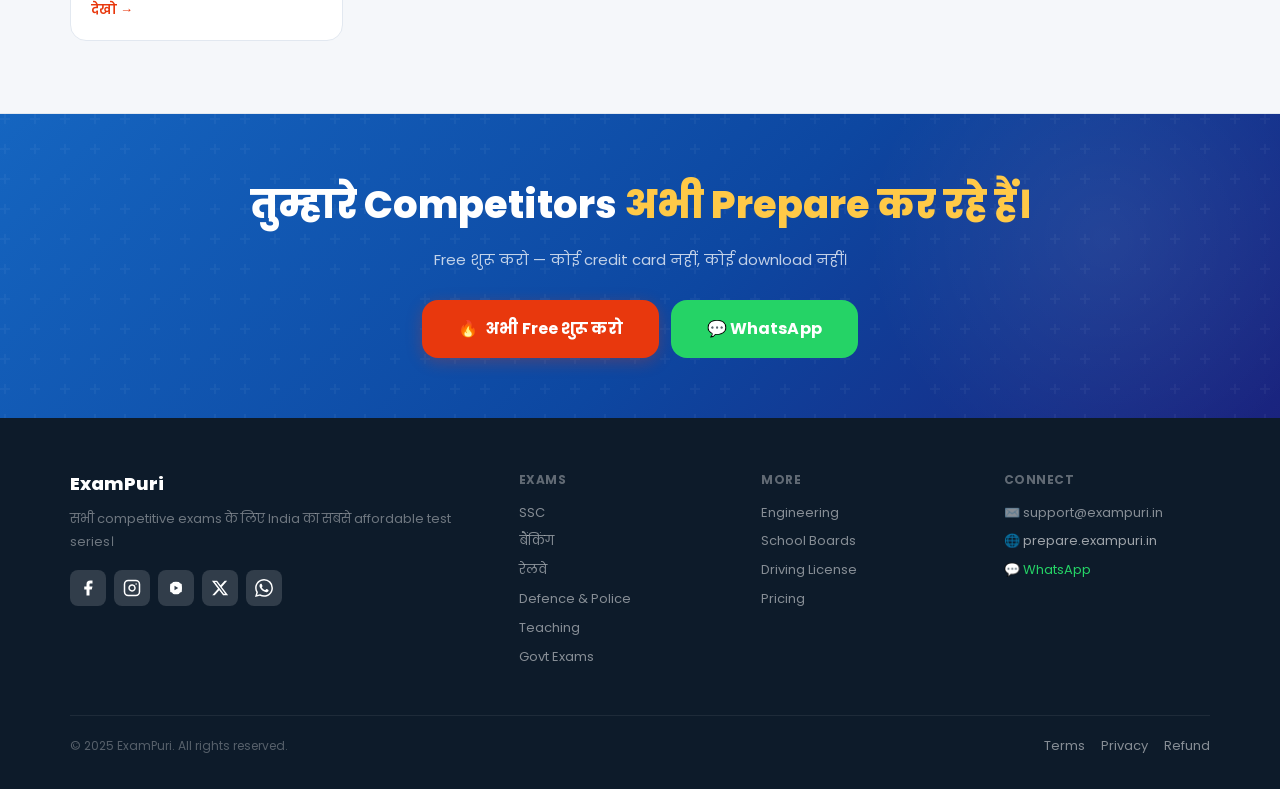
<file: index1.html>
<!DOCTYPE html>
<html lang="hi" data-lang="hi">
<head>
<meta charset="UTF-8"/>
<meta name="viewport" content="width=device-width,initial-scale=1.0"/>
<title>ExamPuri — India's #1 Test Series | SSC Banking Railway Defence Teaching</title>
<meta name="description" content="Free mock tests for SSC, Banking, Railway, Defence, Teaching, Govt Exams. All India Rank, AI analytics, PYQ bank. Join 50,000+ students. Hindi medium."/>
<link rel="canonical" href="https://exampuri.in/"/>

<link rel="icon" href="../assets/logo-icon.svg" type="image/svg+xml"/>
<link rel="apple-touch-icon" href="../assets/logo-icon-512.png"/>
<meta property="og:image" content="https://exampuri.in/assets/logo-primary.svg"/>

<link rel="stylesheet" href="assets/style.css"/>
<script src="assets/config.js"></script>
<script src="assets/main.js" defer></script>
</head>
<body>

<nav id="navbar"></nav>

<!-- HERO -->
<section class="hero-sec">
  <div class="wrap hero-inner" style="max-width:720px">
    <div class="rv mb4"><span class="badge badge-white">🔥 <span class="en">India's Most Trusted Test Series Platform</span><span class="hi">भारत का सबसे भरोसेमंद Test Series Platform</span></span></div>
    <h1 class="rv" style="font-size:clamp(2rem,5vw,3rem);font-weight:800;color:#fff;line-height:1.1;margin-bottom:16px">
      <span class="en">Crack Your Exam & Score <span style="color:#FFC947">20+ More Marks</span></span>
      <span class="hi">Exam Crack करो और <span style="color:#FFC947">20+ Marks</span> बढ़ाओ</span>
    </h1>
    <p class="rv lead" style="color:rgba(255,255,255,.82);margin-bottom:32px;font-size:16px;animation-delay:.1s">
      <span class="en">SSC · Banking · Railway · Defence · Teaching · Govt Exams — all in one platform. Real mock tests, All India Rank, AI analytics.</span>
      <span class="hi">SSC · Banking · Railway · Defence · Teaching · Govt Exams — एक platform पर। Real mock tests, All India Rank, AI analytics।</span>
    </p>
    <div class="rv flex fw g3 mb6" style="animation-delay:.15s">
      <a href="https://prepare.exampuri.in" target="_blank" rel="noopener"
         class="btn btn-primary btn-xl btn-pulse" onclick="trackCTA('hero_free','prepare.exampuri.in')">
        🆓 <span class="en">Start Free Today</span><span class="hi">आज Free शुरू करो</span>
      </a>
      <a href="pages/pricing.html" class="btn btn-hero-outline btn-xl">
        <span class="en">View Pricing →</span><span class="hi">Pricing देखो →</span>
      </a>
    </div>
    <div class="rv flex fw g4" style="animation-delay:.2s">
      <span class="trust-pill" style="color:rgba(255,255,255,.75)">✅ 50,000+ <span class="en">Students</span><span class="hi">Students</span></span>
      <span class="trust-pill" style="color:rgba(255,255,255,.75)">⭐ 4.8/5 Rating</span>
      <span class="trust-pill" style="color:rgba(255,255,255,.75)">↩️ 7-Day Refund</span>
      <span class="trust-pill" style="color:rgba(255,255,255,.75)">🇮🇳 Hindi Medium</span>
    </div>
  </div>
</section>

<!-- MARQUEE -->
<div style="background:var(--bg2);border-top:1px solid var(--border);border-bottom:1px solid var(--border);padding:12px 0">
  <div class="marq-outer"><div class="marq-track" id="marq-track"></div></div>
</div>

<!-- STATS -->
<section class="sec-white sec-sm">
  <div class="wrap">
    <div class="stat-grid">
      <div class="stat-cell rv"><div class="stat-num">50K+</div><div class="stat-lbl"><span class="en">Students</span><span class="hi">Students</span></div></div>
      <div class="stat-cell rv" style="animation-delay:.06s"><div class="stat-num">10K+</div><div class="stat-lbl"><span class="en">Mock Tests</span><span class="hi">Mock Tests</span></div></div>
      <div class="stat-cell rv" style="animation-delay:.12s"><div class="stat-num">9+</div><div class="stat-lbl"><span class="en">Exam Categories</span><span class="hi">Exam Categories</span></div></div>
      <div class="stat-cell rv" style="animation-delay:.18s"><div class="stat-num">89%</div><div class="stat-lbl"><span class="en">Score Improved</span><span class="hi">Score Improved</span></div></div>
      <div class="stat-cell rv" style="animation-delay:.24s"><div class="stat-num">4.8★</div><div class="stat-lbl">Rating</div></div>
    </div>
  </div>
</section>

<div class="divider"></div>

<!-- EXAM GRID -->
<section class="sec sec-grey">
  <div class="wrap">
    <div class="sec-hdr">
      <span class="badge badge-blue rv">📚 <span class="en">Choose Your Exam</span><span class="hi">अपना Exam चुनो</span></span>
      <h2 class="h1 rv mt3">
        <span class="en">Specialized Test Series for <span class="c-accent">Every Exam</span></span>
        <span class="hi">हर Exam के लिए <span class="c-accent">Specialized Test Series</span></span>
      </h2>
    </div>

    <div class="g-auto">

      <a href="pages/ssc.html" class="exam-card rv">
        <div class="flex ai-s g3 mb3"><div style="width:48px;height:48px;border-radius:10px;background:var(--accent-lt);display:flex;align-items:center;justify-content:center;font-size:22px;flex-shrink:0">📝</div>
        <div><div class="h3">SSC</div><div class="sm c-muted">CGL · CHSL · MTS · CPO · GD · Steno</div></div></div>
        <div class="flex fw g2 mb3"><span class="badge badge-accent">2,500+ Tests</span><span class="badge badge-green">PYQ 2015–24</span></div>
        <div class="flex ai-c g2 c-accent fw6 sm"><span class="en">Explore SSC →</span><span class="hi">SSC देखो →</span></div>
      </a>

      <a href="pages/banking.html" class="exam-card rv" style="animation-delay:.05s">
        <div class="flex ai-s g3 mb3"><div style="width:48px;height:48px;border-radius:10px;background:var(--primary-lt);display:flex;align-items:center;justify-content:center;font-size:22px;flex-shrink:0">🏦</div>
        <div><div class="h3"><span class="en">Banking</span><span class="hi">बैंकिंग</span></div><div class="sm c-muted">SBI PO · IBPS PO · Clerk · RRB · LIC</div></div></div>
        <div class="flex fw g2 mb3"><span class="badge badge-blue">1,800+ Tests</span><span class="badge badge-green">SO Included</span></div>
        <div class="flex ai-c g2 c-accent fw6 sm"><span class="en">Explore Banking →</span><span class="hi">Banking देखो →</span></div>
      </a>

      <a href="pages/railway.html" class="exam-card rv" style="animation-delay:.1s">
        <div class="flex ai-s g3 mb3"><div style="width:48px;height:48px;border-radius:10px;background:var(--green-lt);display:flex;align-items:center;justify-content:center;font-size:22px;flex-shrink:0">🚂</div>
        <div><div class="h3"><span class="en">Railway</span><span class="hi">रेलवे</span></div><div class="sm c-muted">RRB NTPC · Group D · ALP · JE · RPF</div></div></div>
        <div class="flex fw g2 mb3"><span class="badge badge-green">1,200+ Tests</span><span class="badge badge-gold">Hindi Medium</span></div>
        <div class="flex ai-c g2 c-accent fw6 sm"><span class="en">Explore Railway →</span><span class="hi">Railway देखो →</span></div>
      </a>

      <a href="pages/defence-police.html" class="exam-card rv" style="animation-delay:.15s">
        <div class="flex ai-s g3 mb3"><div style="width:48px;height:48px;border-radius:10px;background:rgba(239,68,68,.1);display:flex;align-items:center;justify-content:center;font-size:22px;flex-shrink:0">🎖️</div>
        <div><div class="h3">Defence & Police</div><div class="sm c-muted">NDA · CDS · CAPF · Army · 30+ State Police</div></div></div>
        <div class="flex fw g2 mb3"><span class="badge badge-accent">800+ Tests</span><span class="badge badge-blue">All States</span></div>
        <div class="flex ai-c g2 c-accent fw6 sm"><span class="en">Explore →</span><span class="hi">देखो →</span></div>
      </a>

      <a href="pages/teaching.html" class="exam-card rv" style="animation-delay:.2s">
        <div class="flex ai-s g3 mb3"><div style="width:48px;height:48px;border-radius:10px;background:rgba(124,58,237,.1);display:flex;align-items:center;justify-content:center;font-size:22px;flex-shrink:0">🎓</div>
        <div><div class="h3">Teaching</div><div class="sm c-muted">CTET · KVS · NVS · UGC NET · State TETs</div></div></div>
        <div class="flex fw g2 mb3"><span class="badge" style="background:rgba(124,58,237,.1);color:#7C3AED;border:1px solid rgba(124,58,237,.2)">400+ Tests</span><span class="badge badge-green">38 Exams</span></div>
        <div class="flex ai-c g2 c-accent fw6 sm"><span class="en">Explore →</span><span class="hi">देखो →</span></div>
      </a>

      <a href="pages/government-exams.html" class="exam-card rv" style="animation-delay:.25s">
        <div class="flex ai-s g3 mb3"><div style="width:48px;height:48px;border-radius:10px;background:var(--gold-lt);display:flex;align-items:center;justify-content:center;font-size:22px;flex-shrink:0">🏛️</div>
        <div><div class="h3"><span class="en">Govt Exams</span><span class="hi">Govt Exams</span></div><div class="sm c-muted">UPSSSC · EPFO · FCI · PSU · Revenue</div></div></div>
        <div class="flex fw g2 mb3"><span class="badge badge-gold">60+ Exams</span></div>
        <div class="flex ai-c g2 c-accent fw6 sm"><span class="en">Explore →</span><span class="hi">देखो →</span></div>
      </a>

      <a href="pages/engineering.html" class="exam-card rv" style="animation-delay:.3s">
        <div class="flex ai-s g3 mb3"><div style="width:48px;height:48px;border-radius:10px;background:rgba(8,145,178,.1);display:flex;align-items:center;justify-content:center;font-size:22px;flex-shrink:0">🔧</div>
        <div><div class="h3">Engineering</div><div class="sm c-muted">ITI · Polytechnic · Trade Tests</div></div></div>
        <div class="flex fw g2 mb3"><span class="badge" style="background:rgba(8,145,178,.1);color:#0891B2;border:1px solid rgba(8,145,178,.2)">200+ Tests</span></div>
        <div class="flex ai-c g2 c-accent fw6 sm"><span class="en">Explore →</span><span class="hi">देखो →</span></div>
      </a>

      <a href="pages/school-boards.html" class="exam-card rv" style="animation-delay:.35s">
        <div class="flex ai-s g3 mb3"><div style="width:48px;height:48px;border-radius:10px;background:rgba(190,24,93,.08);display:flex;align-items:center;justify-content:center;font-size:22px;flex-shrink:0">📖</div>
        <div><div class="h3">School Boards</div><div class="sm c-muted">UP Board · Bihar Board · MP Board · Rajasthan</div></div></div>
        <div class="flex fw g2 mb3"><span class="badge" style="background:rgba(190,24,93,.08);color:#BE185D;border:1px solid rgba(190,24,93,.2)">10 Boards</span></div>
        <div class="flex ai-c g2 c-accent fw6 sm"><span class="en">Explore →</span><span class="hi">देखो →</span></div>
      </a>

      <a href="pages/driving-license.html" class="exam-card rv" style="animation-delay:.4s">
        <div class="flex ai-s g3 mb3"><div style="width:48px;height:48px;border-radius:10px;background:rgba(5,150,105,.1);display:flex;align-items:center;justify-content:center;font-size:22px;flex-shrink:0">🚗</div>
        <div><div class="h3">Driving License</div><div class="sm c-muted">RTO Mock Test · All States · Traffic Rules</div></div></div>
        <div class="flex fw g2 mb3"><span class="badge badge-green">All States</span><span class="badge badge-gold">Only ₹49</span></div>
        <div class="flex ai-c g2 c-accent fw6 sm"><span class="en">Explore →</span><span class="hi">देखो →</span></div>
      </a>

    </div>
  </div>
</section>

<div class="divider"></div>

<!-- FINAL CTA -->
<section class="hero-sec" style="padding:60px 20px;text-align:center">
  <div class="wrap rv hero-inner">
    <h2 style="color:#fff;font-size:clamp(1.6rem,4vw,2.4rem);font-weight:800;margin-bottom:12px">
      <span class="en">Your Competitors Are <span style="color:#FFC947">Preparing Right Now.</span></span>
      <span class="hi">तुम्हारे Competitors <span style="color:#FFC947">अभी Prepare कर रहे हैं।</span></span>
    </h2>
    <p style="color:rgba(255,255,255,.75);margin-bottom:28px">
      <span class="en">Start free — no credit card, no download.</span>
      <span class="hi">Free शुरू करो — कोई credit card नहीं, कोई download नहीं।</span>
    </p>
    <div class="flex jc-c fw g3">
      <a href="https://prepare.exampuri.in" target="_blank" rel="noopener"
         class="btn btn-primary btn-xl btn-pulse" onclick="trackCTA('home_final_free','prepare.exampuri.in')">
        🔥 <span class="en">Start Free Now</span><span class="hi">अभी Free शुरू करो</span>
      </a>
      <a href="https://wa.me/919990377989" target="_blank" rel="noopener" class="btn btn-wa btn-xl">
        💬 WhatsApp
      </a>
    </div>
  </div>
</section>

<footer id="site-footer"></footer>

<div id="sticky-cta">
  <div style="flex:1;min-width:0">
    <div class="sm fw7">SSC Pack 2025 — <span class="price-old" style="font-size:12px">₹999</span> <strong class="c-accent">₹299</strong></div>
    <div class="sm c-muted">7-day money-back guarantee</div>
  </div>
  <a href="https://prepare.exampuri.in" target="_blank" class="btn btn-secondary btn-sm">🆓 Free</a>
  <a href="https://prepare.exampuri.in" target="_blank" class="btn btn-primary btn-sm btn-pulse">🔥 Buy</a>
</div>

<script>
document.addEventListener('DOMContentLoaded', function() {
  renderNavbar('home', '');
  renderFooter('');
  // Marquee
  const items = ['SSC CGL 2025','IBPS PO 2025','RRB NTPC 2025','SBI PO 2025','SSC CHSL 2025','NDA 2025','CDS 2025','CTET 2025','UGC NET 2025','RRB Group D 2025','UP Police 2025','IBPS Clerk 2025','SSC MTS 2025','LIC AAO 2025'];
  const t = document.getElementById('marq-track');
  if(t) t.innerHTML = [...items,...items].map(i=>`<div class="marq-chip">📅 ${i}</div>`).join('');
});
</script>
</body>
</html>
</file>
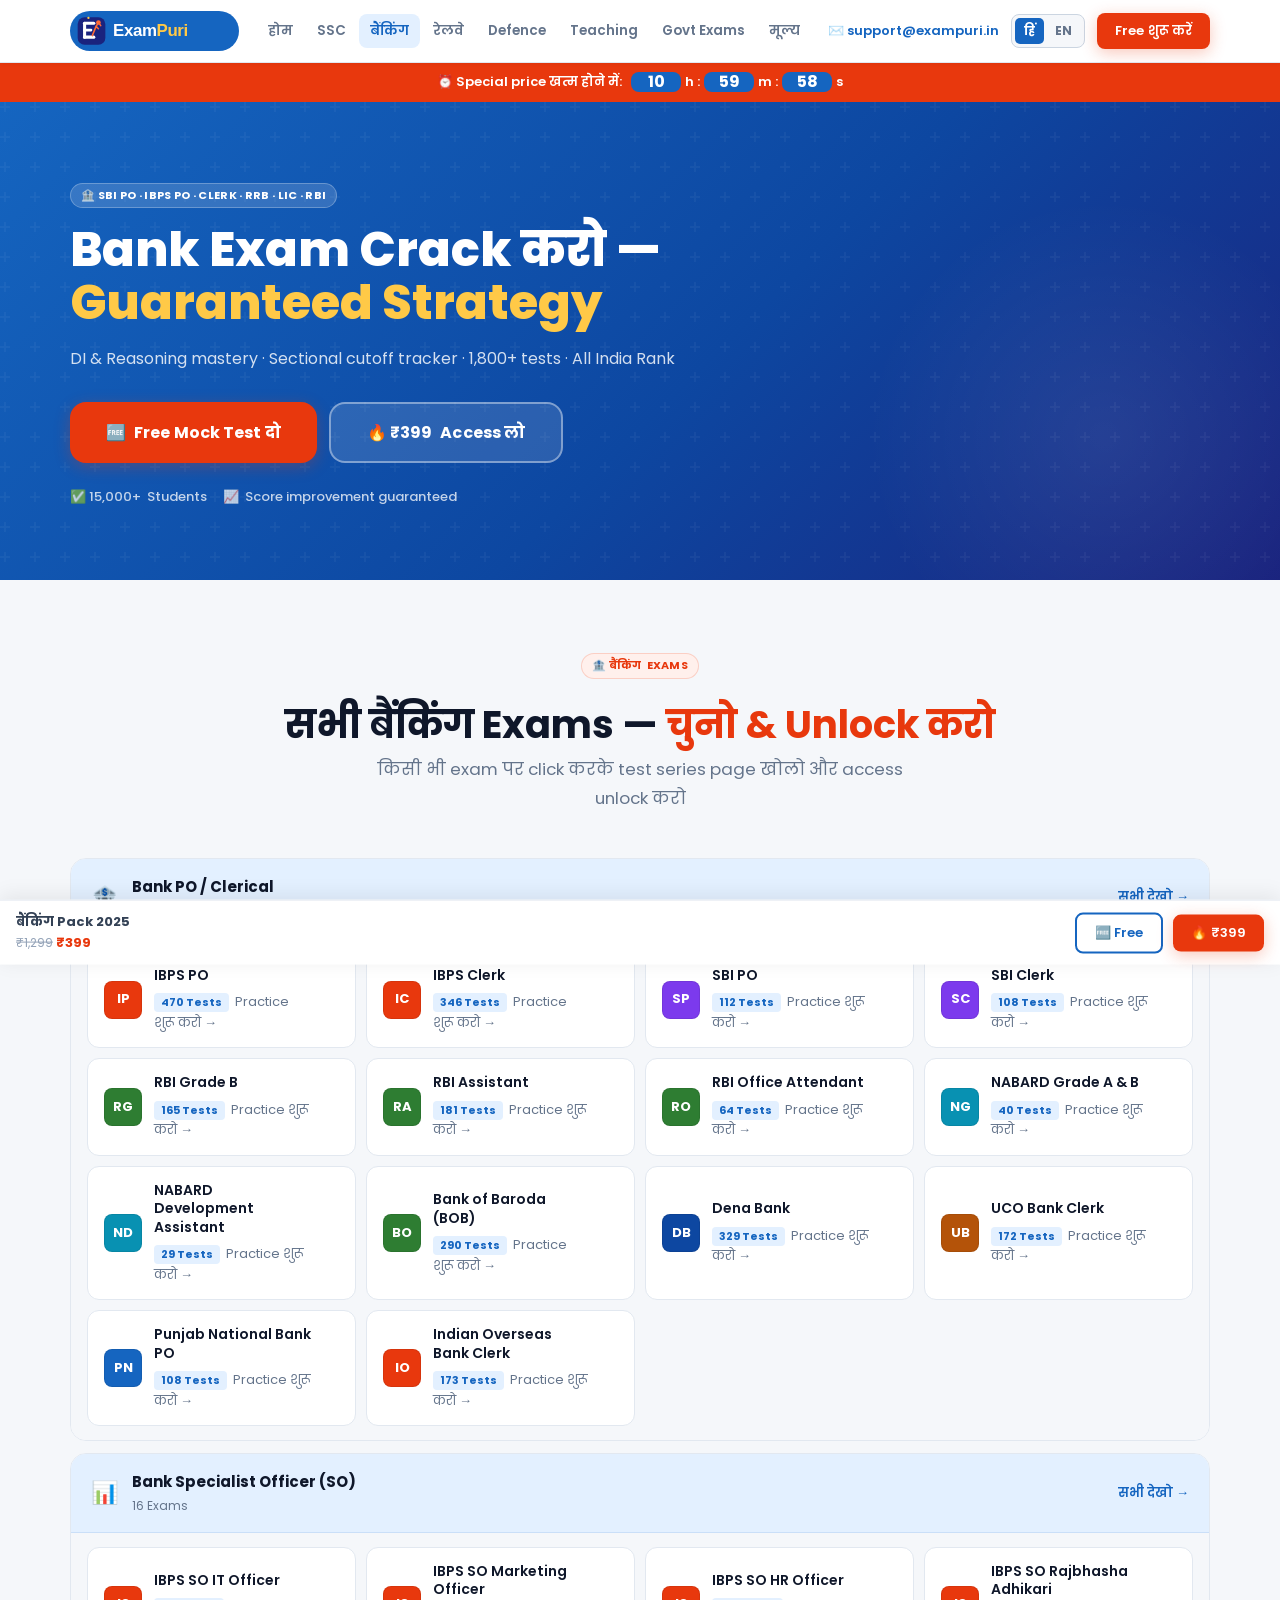
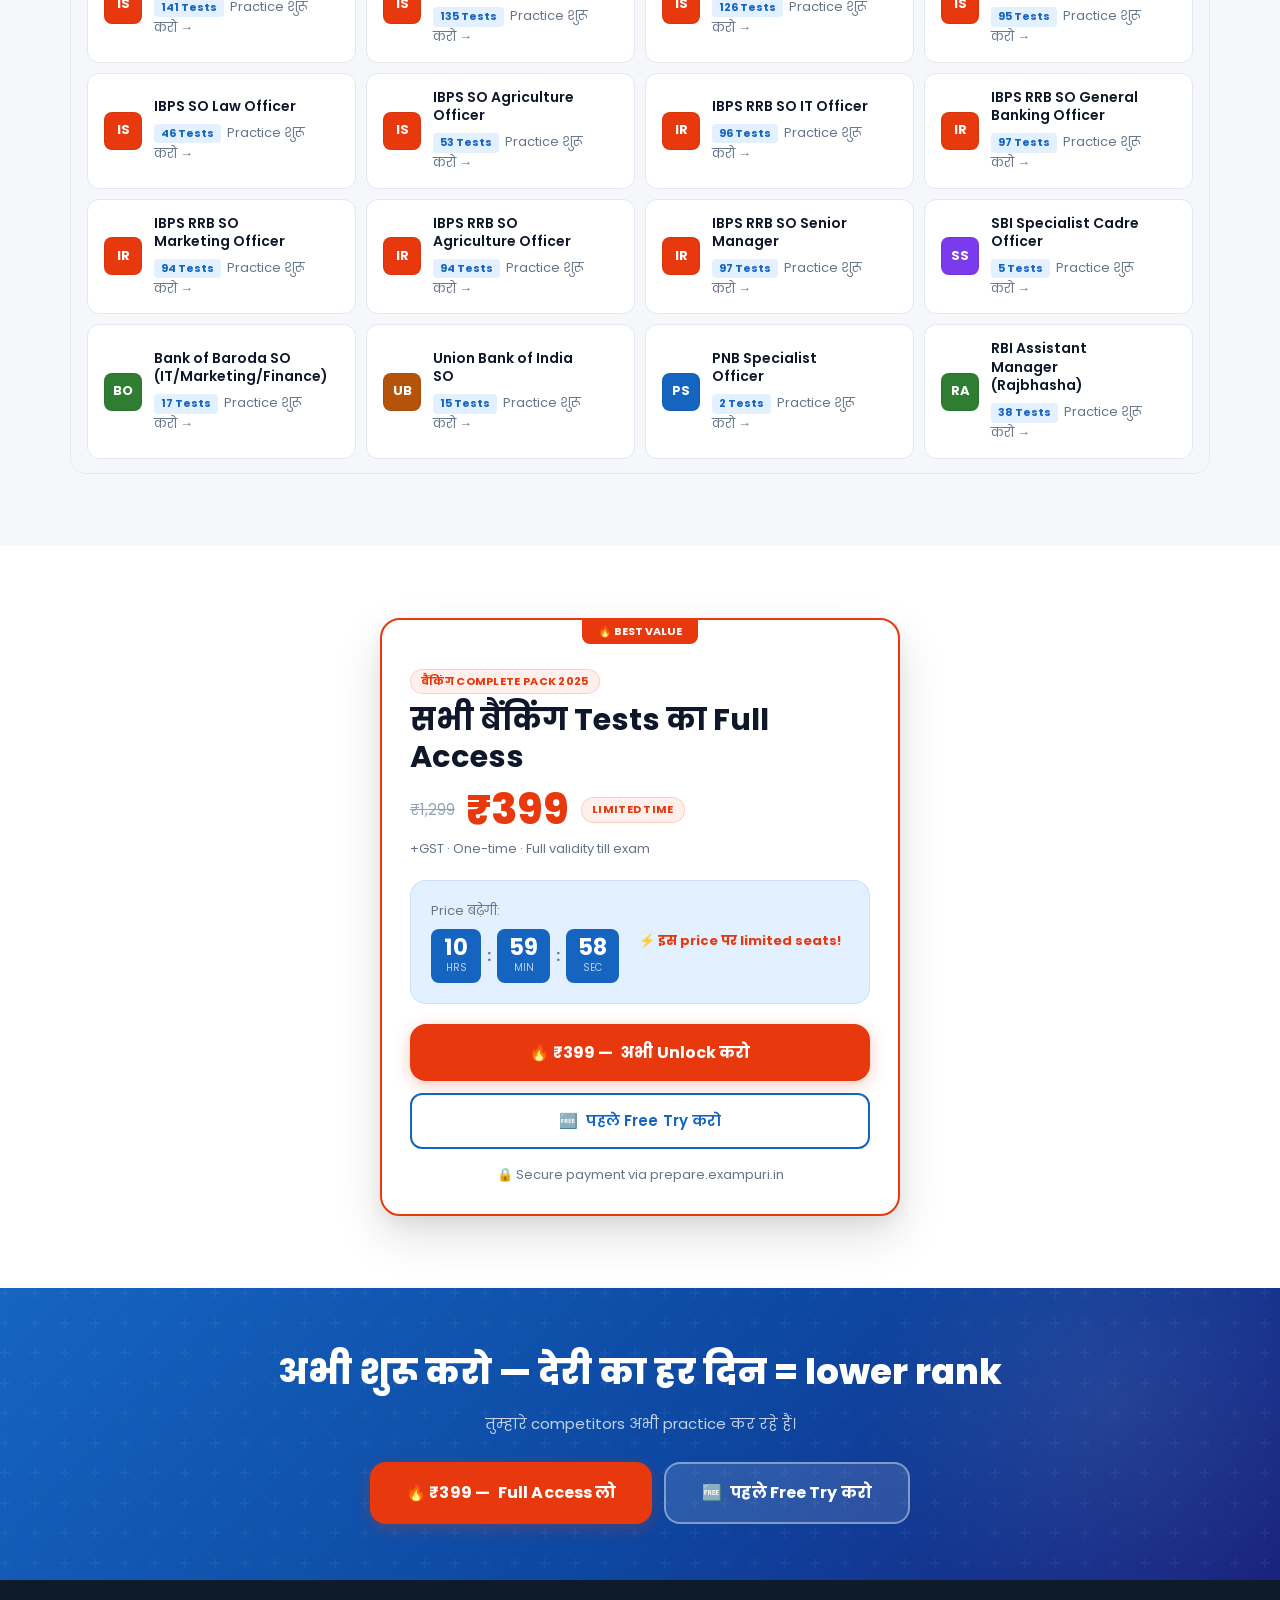
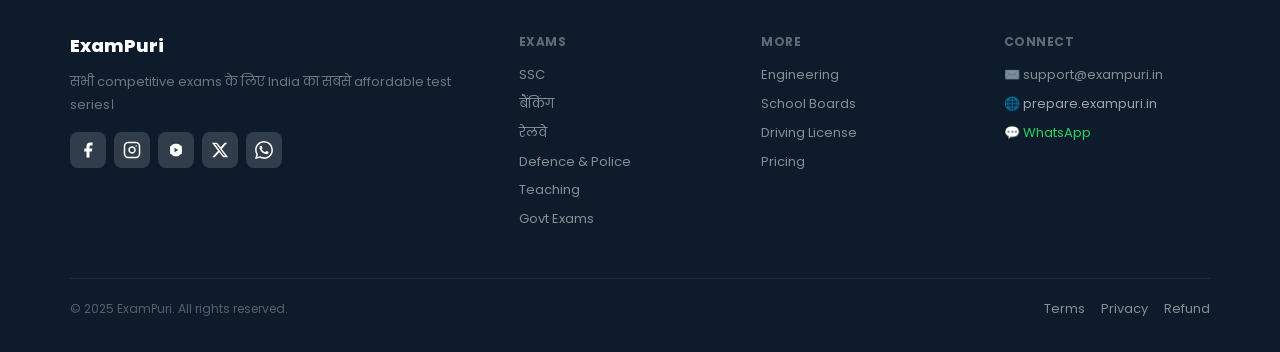
<file: pages/banking.html>
<!DOCTYPE html>
<html lang="hi" data-lang="hi">
<head>
<meta charset="UTF-8"/>
<meta name="viewport" content="width=device-width,initial-scale=1.0"/>
<link rel="icon" href="../assets/logo-icon.svg" type="image/svg+xml"/>
<link rel="icon" href="../assets/logo-icon-32.png" sizes="32x32" type="image/png"/>
<link rel="apple-touch-icon" href="../assets/logo-icon-512.png"/>
<title>Banking Mock Test Series 2025 | ExamPuri</title>
<meta name="description" content="Best Banking mock test series 2025 on ExamPuri. Real exam interface, All India Rank, AI analytics. Start free today."/>
<link rel="canonical" href="https://exampuri.in/pages/banking.html"/>
<meta property="og:image" content="https://exampuri.in/assets/logo-primary.svg"/>
<meta property="og:site_name" content="ExamPuri"/>
<meta property="og:type" content="website"/>
<link rel="stylesheet" href="../assets/style.css"/>
<script src="../assets/config.js"></script>
<script src="../data/banking.js"></script>
<script src="../assets/main.js" defer></script>
</head>
<body>

<nav id="navbar"></nav>

<!-- URGENCY BAR -->
<div class="urgency-bar">
  ⏰ <span class="en">Special price ending in:</span><span class="hi">Special price खत्म होने में:</span>
  &nbsp;
  <span style="display:inline-flex;align-items:center;gap:4px;vertical-align:middle">
    <span class="t-box" style="padding:2px 8px"><span class="t-num" style="font-size:1rem" id="banking-th">11</span></span>h :
    <span class="t-box" style="padding:2px 8px"><span class="t-num" style="font-size:1rem" id="banking-tm">00</span></span>m :
    <span class="t-box" style="padding:2px 8px"><span class="t-num" style="font-size:1rem" id="banking-ts">00</span></span>s
  </span>
</div>

<!-- HERO -->
<section class="hero-sec">
  <div class="wrap hero-inner">
    <div style="max-width:700px">
      <div class="rv mb4"><span class="badge badge-white" id="hero-badge">Loading...</span></div>
      <h1 class="rv" id="hero-headline" style="font-size:clamp(1.9rem,5vw,3rem);font-weight:800;color:#fff;line-height:1.1;margin-bottom:16px;animation-delay:.05s"></h1>
      <p class="rv" id="hero-sub" style="color:rgba(255,255,255,.82);font-size:16px;margin-bottom:30px;animation-delay:.1s"></p>
      <div class="rv flex fw g3 mb6" style="animation-delay:.15s">
        <a href="https://prepare.exampuri.in" target="_blank" rel="noopener"
           class="btn btn-primary btn-xl btn-pulse" onclick="trackCTA('hero_free','prepare.exampuri.in')">
          🆓 <span class="en">Free Mock Test</span><span class="hi">Free Mock Test दो</span>
        </a>
        <a href="https://prepare.exampuri.in/tests/556/ibps-po" target="_blank" rel="noopener"
           class="btn btn-hero-outline btn-xl" id="hero-buy-btn" onclick="trackCTA('hero_buy','https://prepare.exampuri.in/tests/556/ibps-po')">
        </a>
      </div>
      <div class="rv flex fw g4" style="animation-delay:.2s" id="hero-trust"></div>
    </div>
  </div>
</section>

<!-- EXAM CATEGORIES -->
<section class="sec sec-grey">
  <div class="wrap">
    <div class="sec-hdr">
      <span class="badge badge-accent rv" id="cats-badge"></span>
      <h2 class="h1 rv mt3" id="cats-headline"></h2>
      <p class="lead rv mt3">
        <span class="en">Click any exam to open the test series page and unlock access</span>
        <span class="hi">किसी भी exam पर click करके test series page खोलो और access unlock करो</span>
      </p>
    </div>
    <div id="exam-categories" class="flex fc g3"></div>
  </div>
</section>

<!-- OFFER -->
<section class="sec sec-white">
  <div class="wrap" style="max-width:560px">
    <div class="price-card popular rv">
      <div class="pop-tag" id="offer-tag">🔥 BEST VALUE</div>
      <div style="margin-top:20px;margin-bottom:8px"><span class="badge badge-accent" id="offer-badge"></span></div>
      <h2 class="h2 mb2" id="offer-title"></h2>
      <div class="flex ai-c g3 mb2" style="margin-top:14px">
        <span class="price-old" id="offer-old"></span>
        <span class="price-amt" id="offer-price"></span>
        <span class="badge badge-accent">
          <span class="en">Limited Time</span><span class="hi">Limited Time</span>
        </span>
      </div>
      <p class="sm c-muted mb5">+GST · One-time · Full validity till exam</p>
      <div class="card-blue p5 mb5 flex ai-c g5 fw">
        <div>
          <div class="sm c-muted mb2"><span class="en">Price increases in:</span><span class="hi">Price बढ़ेगी:</span></div>
          <div class="timer-row">
            <div class="t-box"><span class="t-num" id="banking-oh">11</span><span class="t-lbl">HRS</span></div>
            <span class="c-muted bold">:</span>
            <div class="t-box"><span class="t-num" id="banking-om">00</span><span class="t-lbl">MIN</span></div>
            <span class="c-muted bold">:</span>
            <div class="t-box"><span class="t-num" id="banking-os">00</span><span class="t-lbl">SEC</span></div>
          </div>
        </div>
        <div class="sm c-accent fw7">⚡ <span class="en">Limited seats at this price!</span><span class="hi">इस price पर limited seats!</span></div>
      </div>
      <div class="flex fc g3">
        <a href="https://prepare.exampuri.in/tests/556/ibps-po" target="_blank" rel="noopener"
           class="btn btn-primary btn-xl w-full btn-pulse" id="offer-buy-btn"
           onclick="trackCTA('offer_buy','https://prepare.exampuri.in/tests/556/ibps-po')"></a>
        <a href="https://prepare.exampuri.in" target="_blank" rel="noopener"
           class="btn btn-secondary btn-lg w-full" onclick="trackCTA('offer_free','prepare.exampuri.in')">
          🆓 <span class="en">Try Free First</span><span class="hi">पहले Free Try करो</span>
        </a>
      </div>
      <p class="sm c-muted tc mt4">🔒 <span class="en">Secure payment via prepare.exampuri.in</span><span class="hi">Secure payment via prepare.exampuri.in</span></p>
    </div>
  </div>
</section>

<!-- FINAL CTA -->
<section class="hero-sec" style="padding:56px 20px;text-align:center">
  <div class="wrap rv hero-inner">
    <h2 style="color:#fff;font-size:clamp(1.5rem,4vw,2.2rem);font-weight:800;margin-bottom:12px">
      <span class="en">Start Now — Every Day of Delay = Lower Rank</span>
      <span class="hi">अभी शुरू करो — देरी का हर दिन = lower rank</span>
    </h2>
    <p style="color:rgba(255,255,255,.75);margin-bottom:26px">
      <span class="en">Your competitors are practicing right now.</span>
      <span class="hi">तुम्हारे competitors अभी practice कर रहे हैं।</span>
    </p>
    <div class="flex jc-c fw g3">
      <a href="https://prepare.exampuri.in/tests/556/ibps-po" target="_blank" rel="noopener"
         class="btn btn-primary btn-xl btn-pulse" onclick="trackCTA('final_buy','https://prepare.exampuri.in/tests/556/ibps-po')" id="final-buy-btn"></a>
      <a href="https://prepare.exampuri.in" target="_blank" rel="noopener"
         class="btn btn-hero-outline btn-xl" onclick="trackCTA('final_free','prepare.exampuri.in')">
        🆓 <span class="en">Try Free First</span><span class="hi">पहले Free Try करो</span>
      </a>
    </div>
  </div>
</section>

<footer id="site-footer"></footer>

<!-- STICKY CTA -->
<div id="sticky-cta">
  <div style="flex:1;min-width:0">
    <div class="sm fw7" id="sticky-label"></div>
    <div class="sm"><span class="price-old" style="font-size:12px" id="sticky-old"></span>
    <strong class="c-accent" id="sticky-price"></strong></div>
  </div>
  <a href="https://prepare.exampuri.in" target="_blank" rel="noopener"
     class="btn btn-secondary btn-sm" onclick="trackCTA('sticky_free','prepare.exampuri.in')">🆓 Free</a>
  <a href="https://prepare.exampuri.in/tests/556/ibps-po" target="_blank" rel="noopener"
     class="btn btn-primary btn-sm btn-pulse" id="sticky-buy"
     onclick="trackCTA('sticky_buy','https://prepare.exampuri.in/tests/556/ibps-po')"></a>
</div>

<script>
document.addEventListener('DOMContentLoaded', function() {
  const D = window.EP_PAGE_DATA;
  const H = D.hero;

  renderNavbar('banking', '../');
  renderFooter('../');
  startTimer('banking', 11);

  document.getElementById('hero-badge').innerHTML = t(H.badge);
  document.getElementById('hero-headline').innerHTML = t(H.headline);
  document.getElementById('hero-sub').innerHTML = t(H.sub);
  document.getElementById('hero-buy-btn').innerHTML = '🔥 ' + H.price + ' <span class="en">Get Access</span><span class="hi">Access लो</span>';
  document.getElementById('hero-trust').innerHTML =
    '<span class="trust-pill" style="color:rgba(255,255,255,.75)">✅ ' + H.students + ' <span class="en">Students</span><span class="hi">Students</span></span>' +
    '<span class="trust-pill" style="color:rgba(255,255,255,.75)">📈 <span class="en">Score improvement guaranteed</span><span class="hi">Score improvement guaranteed</span></span>';

  document.getElementById('cats-badge').innerHTML = H.icon + ' ' + t(D.title) + ' <span class="en">Exams</span><span class="hi">Exams</span>';
  document.getElementById('cats-headline').innerHTML =
    '<span class="en">All ' + t(D.title) + ' Exams — <span class="c-accent">Pick &amp; Unlock</span></span>' +
    '<span class="hi">सभी ' + t(D.title) + ' Exams — <span class="c-accent">चुनो &amp; Unlock करो</span></span>';

  document.getElementById('offer-badge').textContent = t(D.title) + ' Complete Pack 2025';
  document.getElementById('offer-title').innerHTML =
    '<span class="en">Full Access — All ' + t(D.title) + ' Tests</span>' +
    '<span class="hi">सभी ' + t(D.title) + ' Tests का Full Access</span>';
  document.getElementById('offer-old').textContent   = H.priceOld;
  document.getElementById('offer-price').textContent = H.price;
  document.getElementById('offer-buy-btn').innerHTML = '🔥 ' + H.price + ' — <span class="en">Unlock Now</span><span class="hi">अभी Unlock करो</span>';
  document.getElementById('final-buy-btn').innerHTML = '🔥 ' + H.price + ' — <span class="en">Get Full Access</span><span class="hi">Full Access लो</span>';

  document.getElementById('sticky-label').textContent = t(D.title) + ' Pack 2025';
  document.getElementById('sticky-old').textContent   = H.priceOld;
  document.getElementById('sticky-price').textContent = H.price;
  document.getElementById('sticky-buy').innerHTML     = '🔥 ' + H.price;

  renderExamCategories();
});
</script>
</body>
</html>
</file>
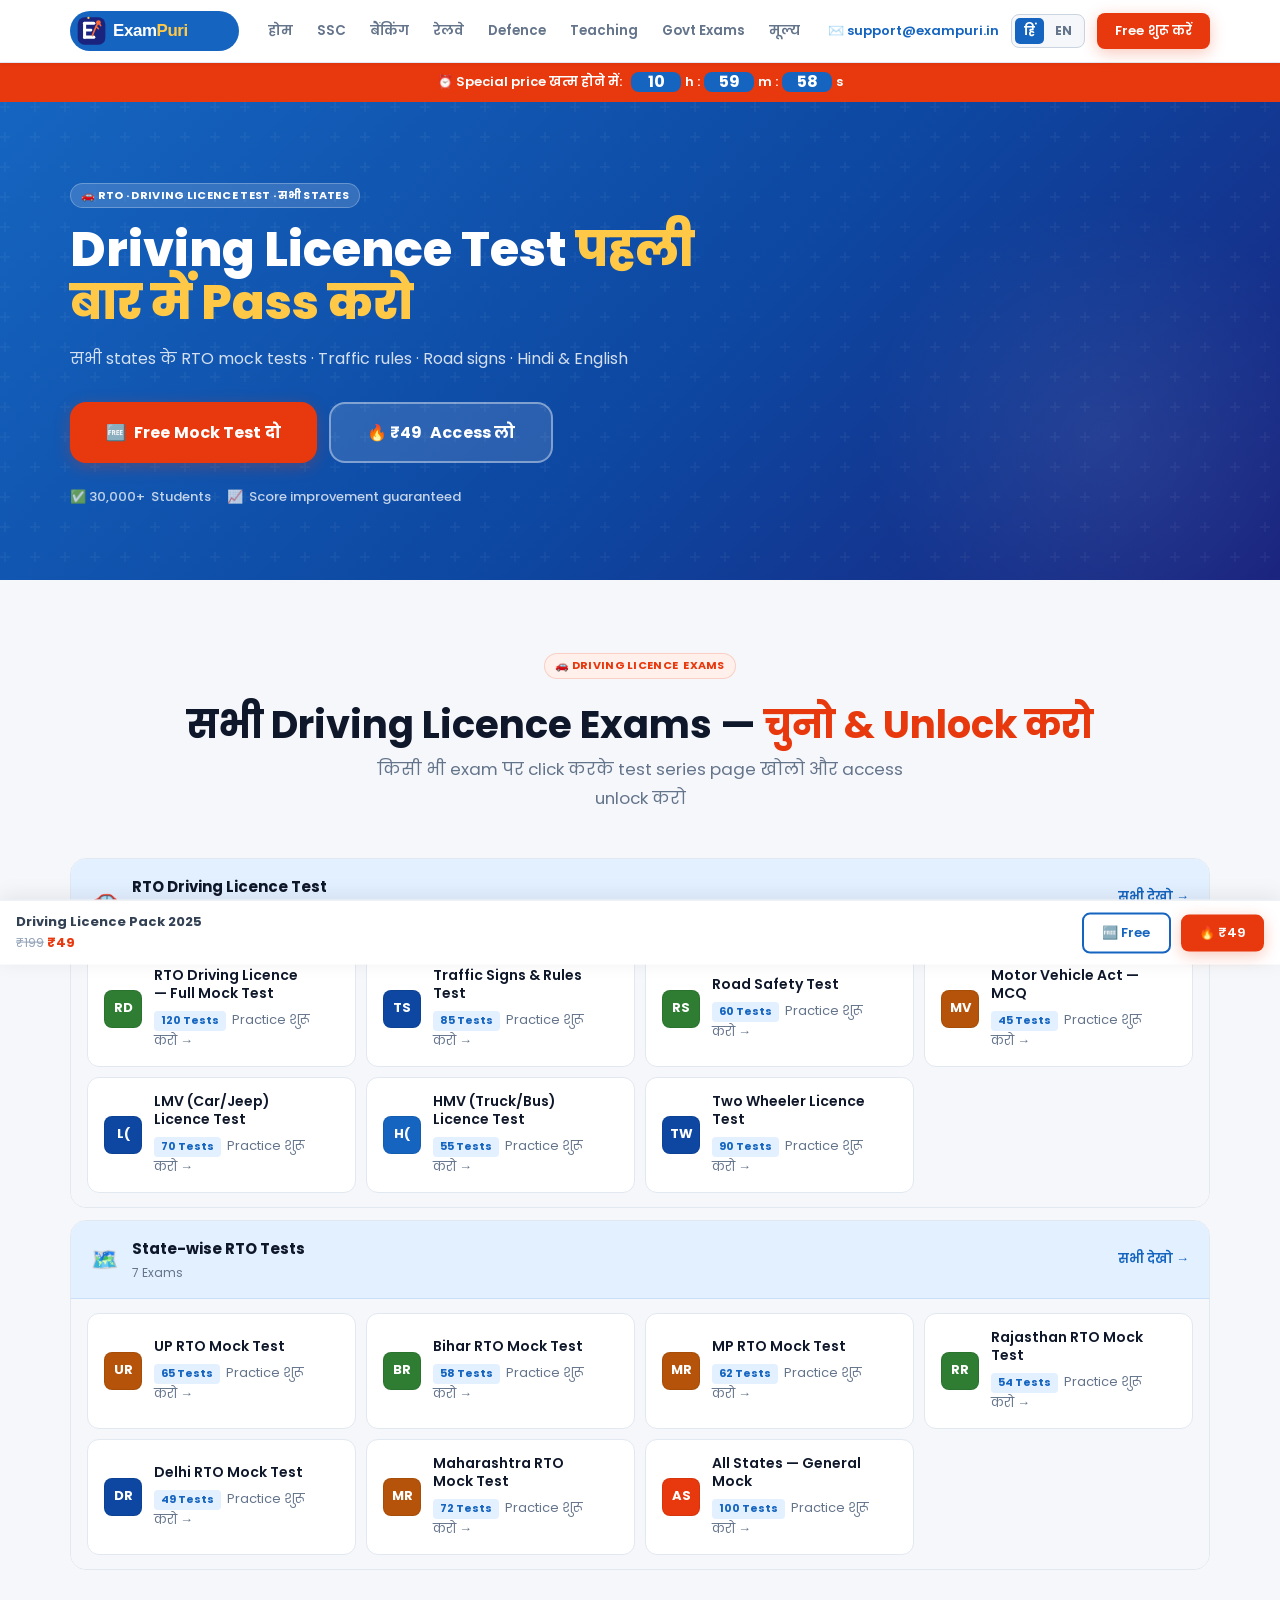
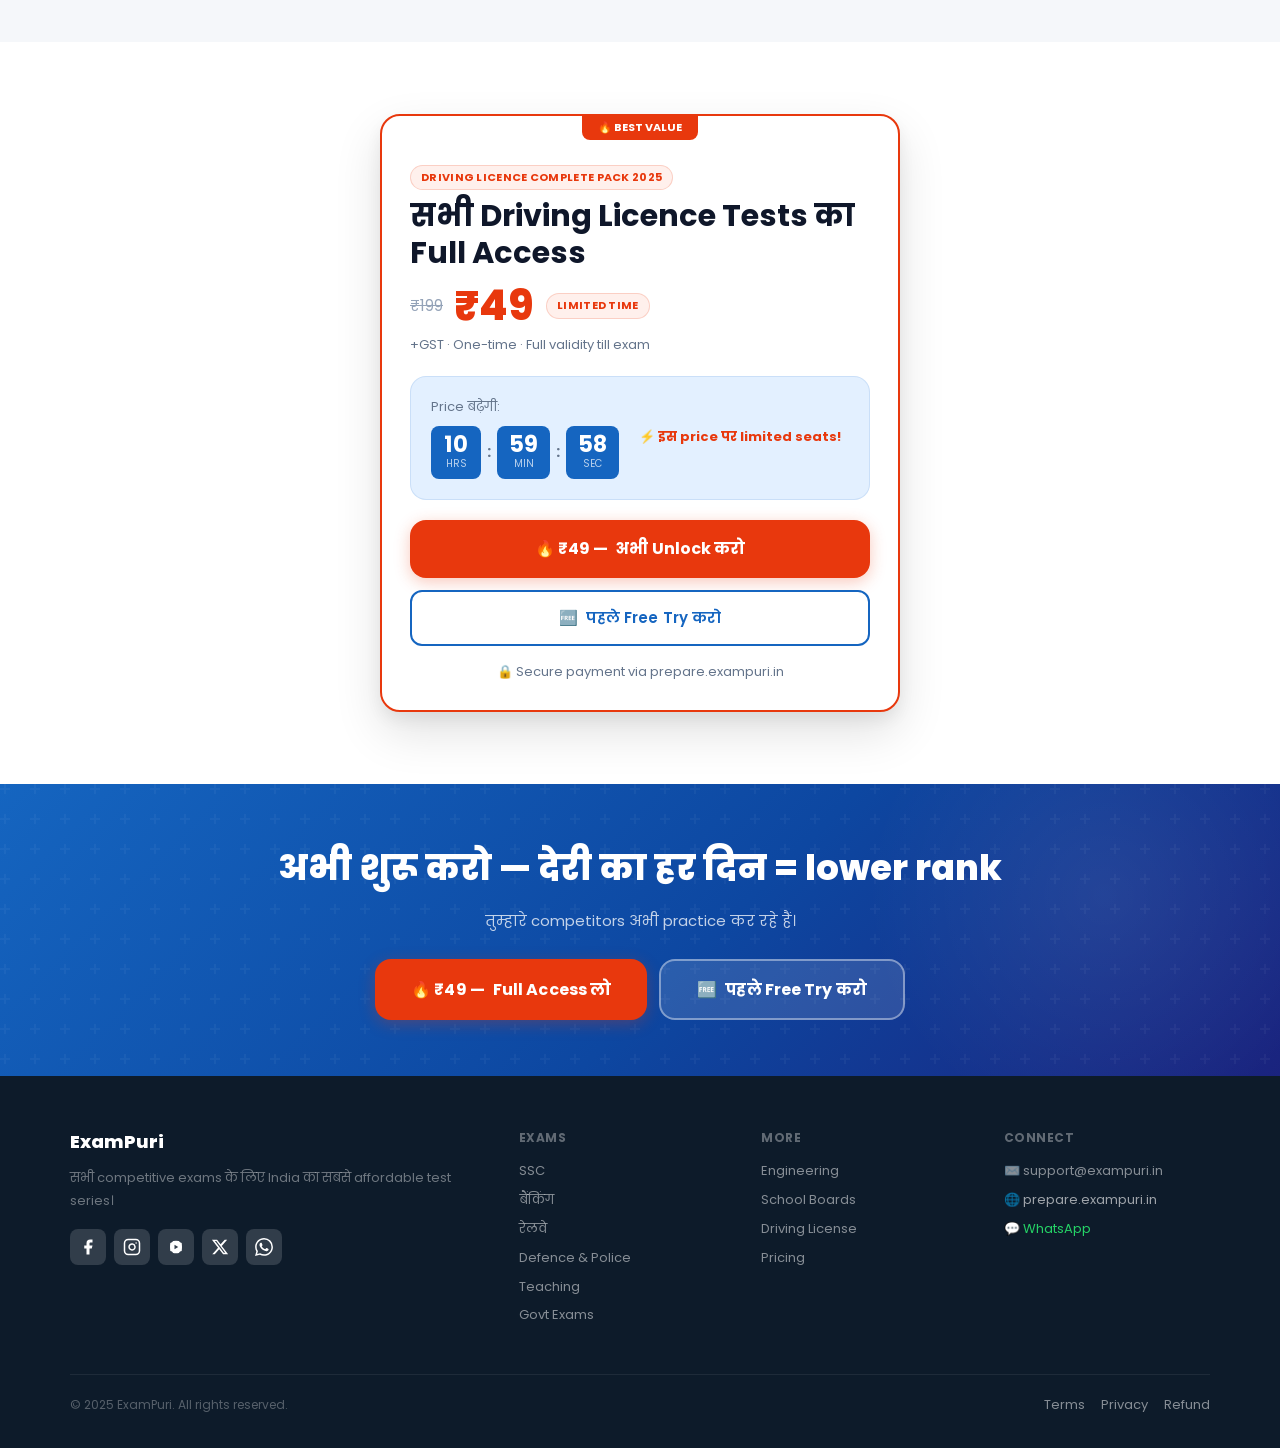
<file: pages/driving-license.html>
<!DOCTYPE html>
<html lang="hi" data-lang="hi">
<head>
<meta charset="UTF-8"/>
<meta name="viewport" content="width=device-width,initial-scale=1.0"/>
<link rel="icon" href="../assets/logo-icon.svg" type="image/svg+xml"/>
<link rel="icon" href="../assets/logo-icon-32.png" sizes="32x32" type="image/png"/>
<link rel="apple-touch-icon" href="../assets/logo-icon-512.png"/>
<title>Driving License Mock Test Series 2025 | ExamPuri</title>
<meta name="description" content="Best Driving License mock test series 2025 on ExamPuri. Real exam interface, All India Rank, AI analytics. Start free today."/>
<link rel="canonical" href="https://exampuri.in/pages/driving-license.html"/>
<meta property="og:image" content="https://exampuri.in/assets/logo-primary.svg"/>
<meta property="og:site_name" content="ExamPuri"/>
<meta property="og:type" content="website"/>
<link rel="stylesheet" href="../assets/style.css"/>
<script src="../assets/config.js"></script>
<script src="../data/driving-license.js"></script>
<script src="../assets/main.js" defer></script>
</head>
<body>

<nav id="navbar"></nav>

<!-- URGENCY BAR -->
<div class="urgency-bar">
  ⏰ <span class="en">Special price ending in:</span><span class="hi">Special price खत्म होने में:</span>
  &nbsp;
  <span style="display:inline-flex;align-items:center;gap:4px;vertical-align:middle">
    <span class="t-box" style="padding:2px 8px"><span class="t-num" style="font-size:1rem" id="driving_license-th">11</span></span>h :
    <span class="t-box" style="padding:2px 8px"><span class="t-num" style="font-size:1rem" id="driving_license-tm">00</span></span>m :
    <span class="t-box" style="padding:2px 8px"><span class="t-num" style="font-size:1rem" id="driving_license-ts">00</span></span>s
  </span>
</div>

<!-- HERO -->
<section class="hero-sec">
  <div class="wrap hero-inner">
    <div style="max-width:700px">
      <div class="rv mb4"><span class="badge badge-white" id="hero-badge">Loading...</span></div>
      <h1 class="rv" id="hero-headline" style="font-size:clamp(1.9rem,5vw,3rem);font-weight:800;color:#fff;line-height:1.1;margin-bottom:16px;animation-delay:.05s"></h1>
      <p class="rv" id="hero-sub" style="color:rgba(255,255,255,.82);font-size:16px;margin-bottom:30px;animation-delay:.1s"></p>
      <div class="rv flex fw g3 mb6" style="animation-delay:.15s">
        <a href="https://prepare.exampuri.in" target="_blank" rel="noopener"
           class="btn btn-primary btn-xl btn-pulse" onclick="trackCTA('hero_free','prepare.exampuri.in')">
          🆓 <span class="en">Free Mock Test</span><span class="hi">Free Mock Test दो</span>
        </a>
        <a href="https://prepare.exampuri.in/tests/941/regional-transport-office-rto" target="_blank" rel="noopener"
           class="btn btn-hero-outline btn-xl" id="hero-buy-btn" onclick="trackCTA('hero_buy','https://prepare.exampuri.in/tests/941/regional-transport-office-rto')">
        </a>
      </div>
      <div class="rv flex fw g4" style="animation-delay:.2s" id="hero-trust"></div>
    </div>
  </div>
</section>

<!-- EXAM CATEGORIES -->
<section class="sec sec-grey">
  <div class="wrap">
    <div class="sec-hdr">
      <span class="badge badge-accent rv" id="cats-badge"></span>
      <h2 class="h1 rv mt3" id="cats-headline"></h2>
      <p class="lead rv mt3">
        <span class="en">Click any exam to open the test series page and unlock access</span>
        <span class="hi">किसी भी exam पर click करके test series page खोलो और access unlock करो</span>
      </p>
    </div>
    <div id="exam-categories" class="flex fc g3"></div>
  </div>
</section>

<!-- OFFER -->
<section class="sec sec-white">
  <div class="wrap" style="max-width:560px">
    <div class="price-card popular rv">
      <div class="pop-tag" id="offer-tag">🔥 BEST VALUE</div>
      <div style="margin-top:20px;margin-bottom:8px"><span class="badge badge-accent" id="offer-badge"></span></div>
      <h2 class="h2 mb2" id="offer-title"></h2>
      <div class="flex ai-c g3 mb2" style="margin-top:14px">
        <span class="price-old" id="offer-old"></span>
        <span class="price-amt" id="offer-price"></span>
        <span class="badge badge-accent">
          <span class="en">Limited Time</span><span class="hi">Limited Time</span>
        </span>
      </div>
      <p class="sm c-muted mb5">+GST · One-time · Full validity till exam</p>
      <div class="card-blue p5 mb5 flex ai-c g5 fw">
        <div>
          <div class="sm c-muted mb2"><span class="en">Price increases in:</span><span class="hi">Price बढ़ेगी:</span></div>
          <div class="timer-row">
            <div class="t-box"><span class="t-num" id="driving_license-oh">11</span><span class="t-lbl">HRS</span></div>
            <span class="c-muted bold">:</span>
            <div class="t-box"><span class="t-num" id="driving_license-om">00</span><span class="t-lbl">MIN</span></div>
            <span class="c-muted bold">:</span>
            <div class="t-box"><span class="t-num" id="driving_license-os">00</span><span class="t-lbl">SEC</span></div>
          </div>
        </div>
        <div class="sm c-accent fw7">⚡ <span class="en">Limited seats at this price!</span><span class="hi">इस price पर limited seats!</span></div>
      </div>
      <div class="flex fc g3">
        <a href="https://prepare.exampuri.in/tests/941/regional-transport-office-rto" target="_blank" rel="noopener"
           class="btn btn-primary btn-xl w-full btn-pulse" id="offer-buy-btn"
           onclick="trackCTA('offer_buy','https://prepare.exampuri.in/tests/941/regional-transport-office-rto')"></a>
        <a href="https://prepare.exampuri.in" target="_blank" rel="noopener"
           class="btn btn-secondary btn-lg w-full" onclick="trackCTA('offer_free','prepare.exampuri.in')">
          🆓 <span class="en">Try Free First</span><span class="hi">पहले Free Try करो</span>
        </a>
      </div>
      <p class="sm c-muted tc mt4">🔒 <span class="en">Secure payment via prepare.exampuri.in</span><span class="hi">Secure payment via prepare.exampuri.in</span></p>
    </div>
  </div>
</section>

<!-- FINAL CTA -->
<section class="hero-sec" style="padding:56px 20px;text-align:center">
  <div class="wrap rv hero-inner">
    <h2 style="color:#fff;font-size:clamp(1.5rem,4vw,2.2rem);font-weight:800;margin-bottom:12px">
      <span class="en">Start Now — Every Day of Delay = Lower Rank</span>
      <span class="hi">अभी शुरू करो — देरी का हर दिन = lower rank</span>
    </h2>
    <p style="color:rgba(255,255,255,.75);margin-bottom:26px">
      <span class="en">Your competitors are practicing right now.</span>
      <span class="hi">तुम्हारे competitors अभी practice कर रहे हैं।</span>
    </p>
    <div class="flex jc-c fw g3">
      <a href="https://prepare.exampuri.in/tests/941/regional-transport-office-rto" target="_blank" rel="noopener"
         class="btn btn-primary btn-xl btn-pulse" onclick="trackCTA('final_buy','https://prepare.exampuri.in/tests/941/regional-transport-office-rto')" id="final-buy-btn"></a>
      <a href="https://prepare.exampuri.in" target="_blank" rel="noopener"
         class="btn btn-hero-outline btn-xl" onclick="trackCTA('final_free','prepare.exampuri.in')">
        🆓 <span class="en">Try Free First</span><span class="hi">पहले Free Try करो</span>
      </a>
    </div>
  </div>
</section>

<footer id="site-footer"></footer>

<!-- STICKY CTA -->
<div id="sticky-cta">
  <div style="flex:1;min-width:0">
    <div class="sm fw7" id="sticky-label"></div>
    <div class="sm"><span class="price-old" style="font-size:12px" id="sticky-old"></span>
    <strong class="c-accent" id="sticky-price"></strong></div>
  </div>
  <a href="https://prepare.exampuri.in" target="_blank" rel="noopener"
     class="btn btn-secondary btn-sm" onclick="trackCTA('sticky_free','prepare.exampuri.in')">🆓 Free</a>
  <a href="https://prepare.exampuri.in/tests/941/regional-transport-office-rto" target="_blank" rel="noopener"
     class="btn btn-primary btn-sm btn-pulse" id="sticky-buy"
     onclick="trackCTA('sticky_buy','https://prepare.exampuri.in/tests/941/regional-transport-office-rto')"></a>
</div>

<script>
document.addEventListener('DOMContentLoaded', function() {
  const D = window.EP_PAGE_DATA;
  const H = D.hero;

  renderNavbar('driving', '../');
  renderFooter('../');
  startTimer('driving_license', 11);

  document.getElementById('hero-badge').innerHTML = t(H.badge);
  document.getElementById('hero-headline').innerHTML = t(H.headline);
  document.getElementById('hero-sub').innerHTML = t(H.sub);
  document.getElementById('hero-buy-btn').innerHTML = '🔥 ' + H.price + ' <span class="en">Get Access</span><span class="hi">Access लो</span>';
  document.getElementById('hero-trust').innerHTML =
    '<span class="trust-pill" style="color:rgba(255,255,255,.75)">✅ ' + H.students + ' <span class="en">Students</span><span class="hi">Students</span></span>' +
    '<span class="trust-pill" style="color:rgba(255,255,255,.75)">📈 <span class="en">Score improvement guaranteed</span><span class="hi">Score improvement guaranteed</span></span>';

  document.getElementById('cats-badge').innerHTML = H.icon + ' ' + t(D.title) + ' <span class="en">Exams</span><span class="hi">Exams</span>';
  document.getElementById('cats-headline').innerHTML =
    '<span class="en">All ' + t(D.title) + ' Exams — <span class="c-accent">Pick &amp; Unlock</span></span>' +
    '<span class="hi">सभी ' + t(D.title) + ' Exams — <span class="c-accent">चुनो &amp; Unlock करो</span></span>';

  document.getElementById('offer-badge').textContent = t(D.title) + ' Complete Pack 2025';
  document.getElementById('offer-title').innerHTML =
    '<span class="en">Full Access — All ' + t(D.title) + ' Tests</span>' +
    '<span class="hi">सभी ' + t(D.title) + ' Tests का Full Access</span>';
  document.getElementById('offer-old').textContent   = H.priceOld;
  document.getElementById('offer-price').textContent = H.price;
  document.getElementById('offer-buy-btn').innerHTML = '🔥 ' + H.price + ' — <span class="en">Unlock Now</span><span class="hi">अभी Unlock करो</span>';
  document.getElementById('final-buy-btn').innerHTML = '🔥 ' + H.price + ' — <span class="en">Get Full Access</span><span class="hi">Full Access लो</span>';

  document.getElementById('sticky-label').textContent = t(D.title) + ' Pack 2025';
  document.getElementById('sticky-old').textContent   = H.priceOld;
  document.getElementById('sticky-price').textContent = H.price;
  document.getElementById('sticky-buy').innerHTML     = '🔥 ' + H.price;

  renderExamCategories();
});
</script>
</body>
</html>
</file>
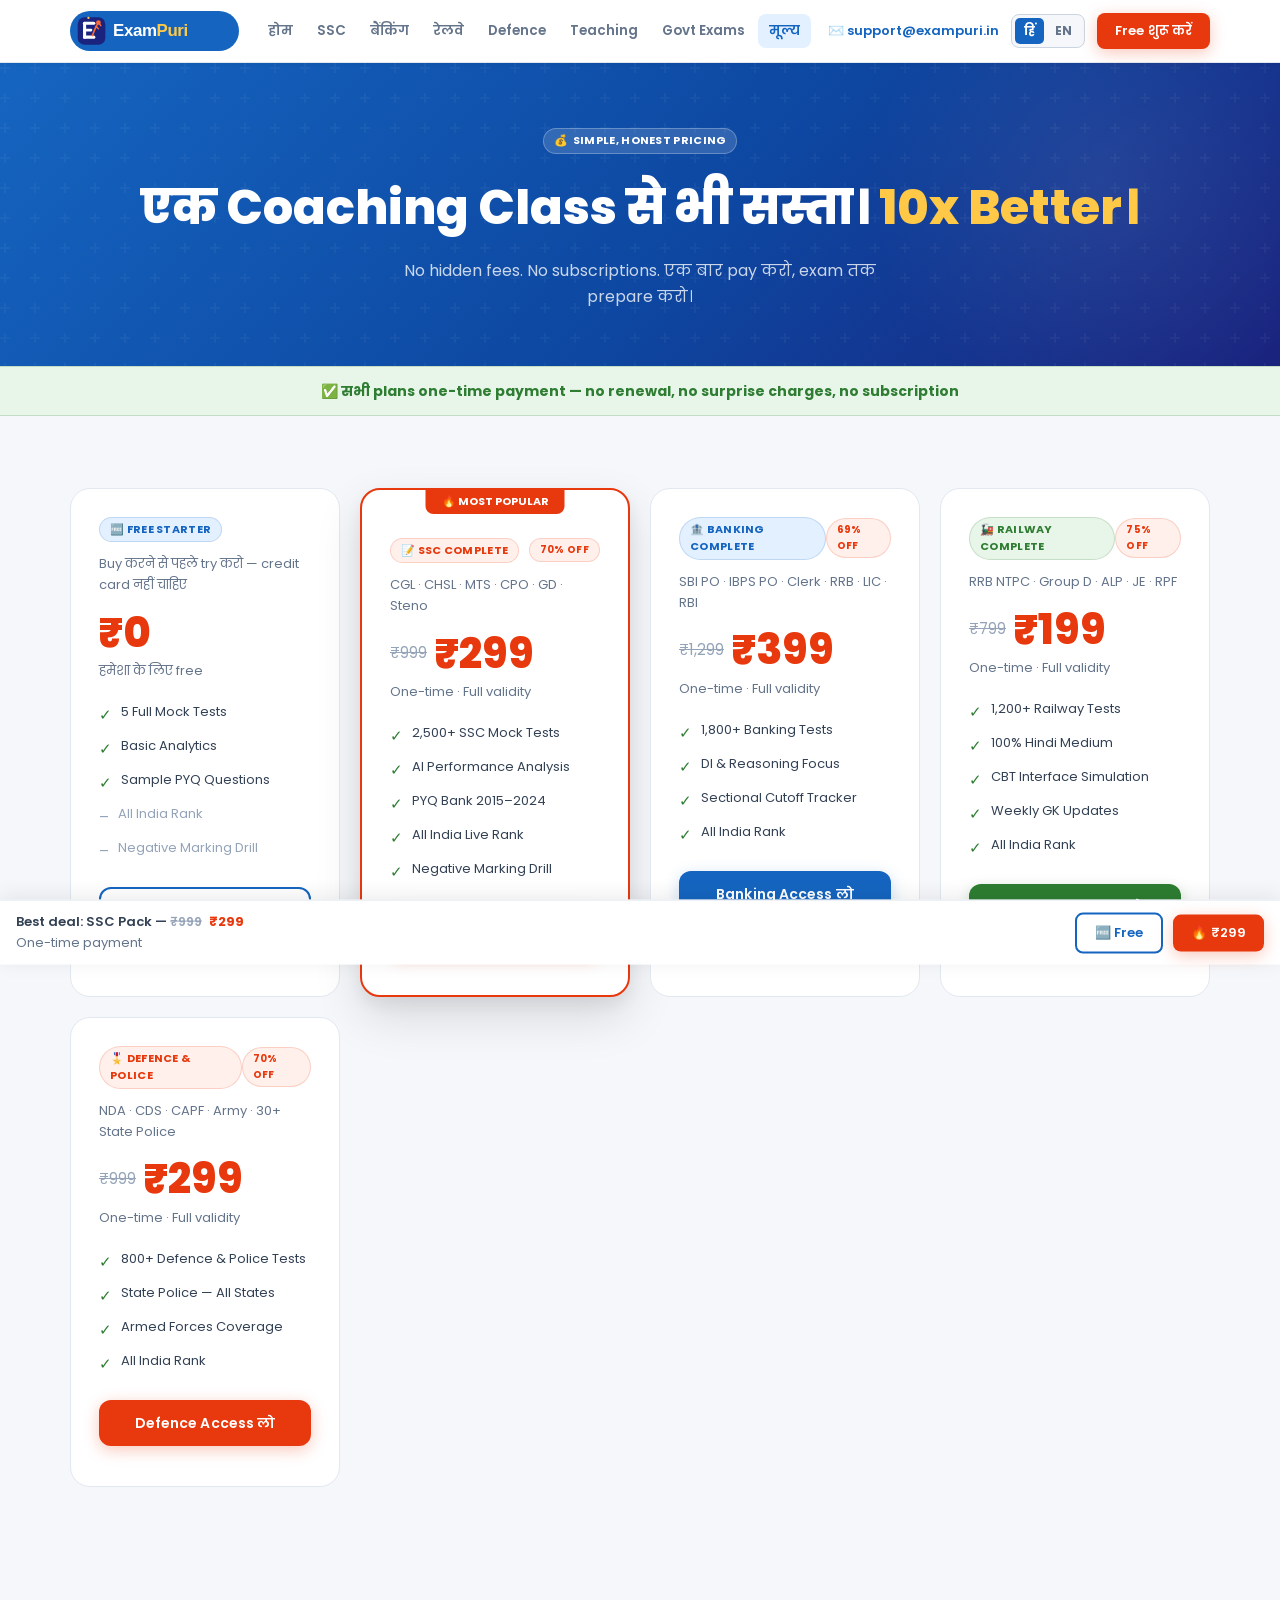
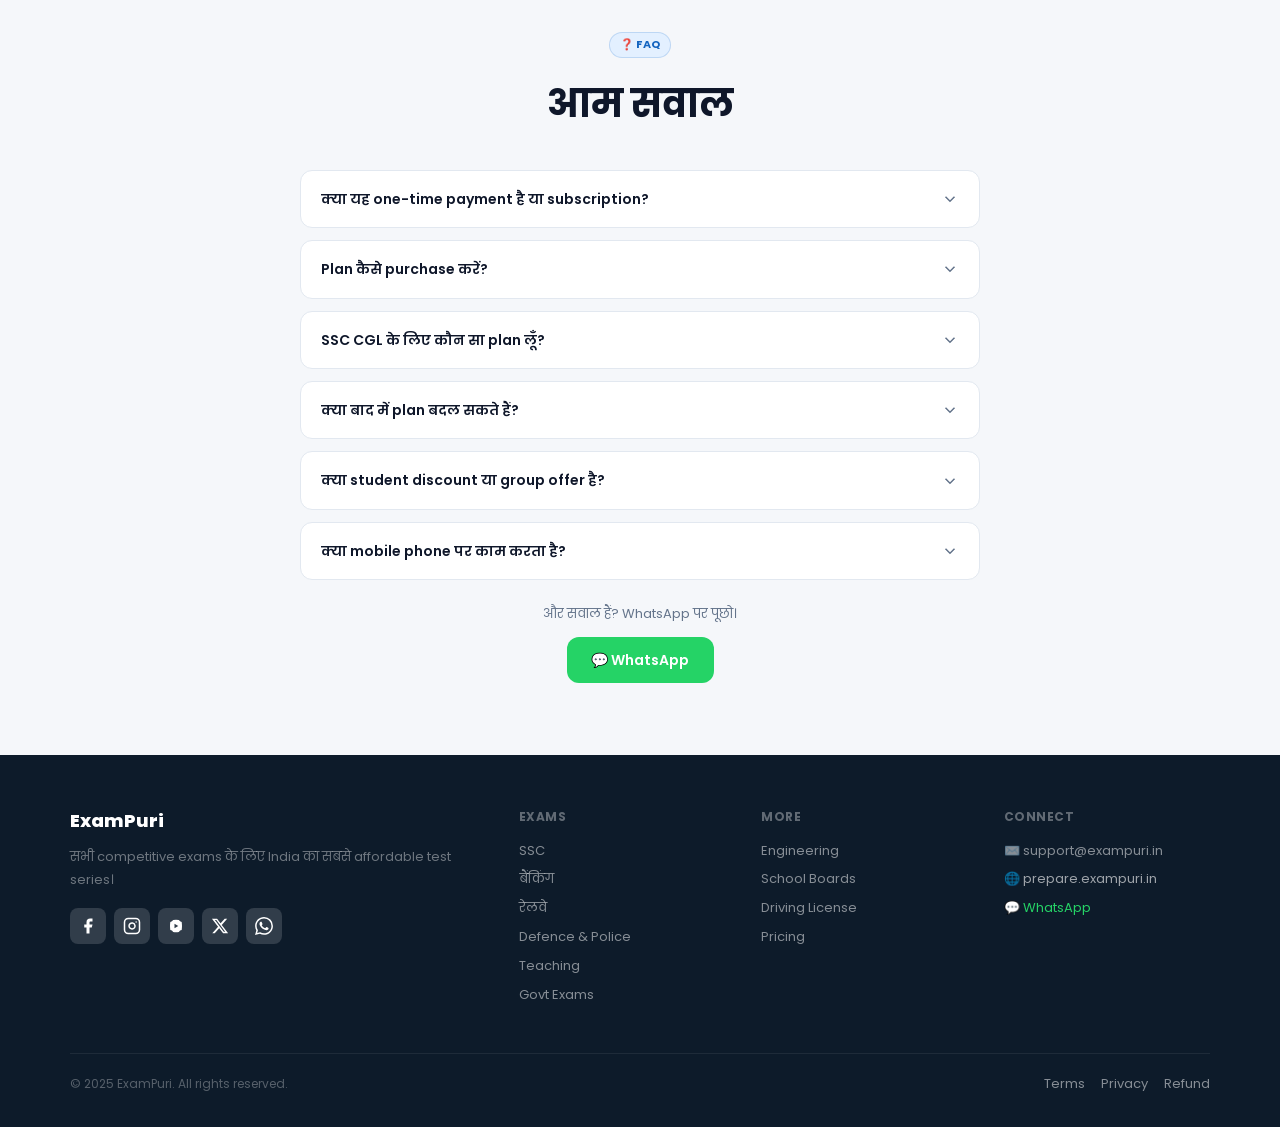
<file: pages/pricing.html>
<!DOCTYPE html>
<html lang="hi" data-lang="hi">
<head>
<meta charset="UTF-8"/>
<meta name="viewport" content="width=device-width,initial-scale=1.0"/>
<link rel="icon" href="../assets/logo-icon.svg" type="image/svg+xml"/>
<link rel="icon" href="../assets/logo-icon-32.png" sizes="32x32" type="image/png"/>
<link rel="apple-touch-icon" href="../assets/logo-icon-512.png"/>
<title>Pricing — SSC Banking Railway UPSC Test Series | ExamPuri</title>
<meta name="description" content="ExamPuri pricing: Free plan + SSC ₹299, Banking ₹399, Railway ₹199, UPSC ₹699, All-Access ₹999. One-time payment, No subscription. Secure payment."/>
<meta name="keywords" content="ExamPuri pricing, SSC test series price, mock test subscription, government exam preparation cost"/>
<link rel="canonical" href="https://exampuri.in/pages/pricing.html"/>
<meta property="og:title" content="ExamPuri Pricing — SSC, Banking, Railway, Defence & More"/>
<meta property="og:description" content="One-time payment. No subscriptions. Secure payment. Start free today."/>
<meta property="og:image" content="https://exampuri.in/assets/logo-primary.svg"/>
<meta property="og:type" content="website"/>
<meta property="og:site_name" content="ExamPuri"/>
<link rel="stylesheet" href="../assets/style.css"/>
<script src="../assets/config.js"></script>
<script src="../assets/main.js"></script>
</head>
<body>

<nav id="navbar"></nav>

<!-- HERO -->
<section class="hero-sec" style="padding:64px 20px 56px;text-align:center">
  <div class="wrap hero-inner">
    <span class="badge badge-white rv" style="margin-bottom:16px">💰 <span class="en">Simple, Honest Pricing</span><span class="hi">Simple, Honest Pricing</span></span>
    <h1 class="rv" style="font-size:clamp(1.9rem,4.5vw,3rem);font-weight:800;color:#fff;margin-bottom:12px;animation-delay:.05s">
      <span class="en">Less Than One Coaching Class. <span style="color:#FFC947">10x Better.</span></span>
      <span class="hi">एक Coaching Class से भी सस्ता। <span style="color:#FFC947">10x Better।</span></span>
    </h1>
    <p class="rv" style="color:rgba(255,255,255,.78);font-size:16px;max-width:520px;margin:0 auto;animation-delay:.1s">
      <span class="en">No hidden fees. No subscriptions. Pay once, prepare till your exam day.</span>
      <span class="hi">No hidden fees. No subscriptions. एक बार pay करो, exam तक prepare करो।</span>
    </p>
  </div>
</section>

<!-- ONE-TIME BADGE -->
<div style="background:var(--green-lt);border-top:1px solid rgba(46,125,50,.2);border-bottom:1px solid rgba(46,125,50,.2);padding:12px 20px;text-align:center">
  <span style="color:var(--green);font-weight:700;font-size:14px">
    ✅ <span class="en">All plans are one-time payment — no renewal, no surprise charges, no subscription traps</span>
    <span class="hi">सभी plans one-time payment — no renewal, no surprise charges, no subscription</span>
  </span>
</div>

<!-- PRICING GRID -->
<section class="sec sec-grey">
  <div class="wrap">

    <div style="display:grid;grid-template-columns:repeat(auto-fit,minmax(260px,1fr));gap:20px;max-width:1140px;margin:0 auto" id="pricing-cards"></div>
       
      </div>
     
    </div>

  </div>
</section>



<!-- FAQ -->
<section class="sec sec-grey">
  <div class="wrap" style="max-width:720px">
    <div class="sec-hdr">
      <span class="badge badge-blue rv">❓ FAQ</span>
      <h2 class="h1 rv mt3"><span class="en">Common Questions</span><span class="hi">आम सवाल</span></h2>
    </div>
    <div class="flex fc g3 rv" id="pricing-faq"></div>
    <div class="tc mt6">
      <p class="sm c-muted mb3"><span class="en">Still have questions? Ask on WhatsApp.</span><span class="hi">और सवाल हैं? WhatsApp पर पूछो।</span></p>
      <a href="https://wa.me/919990377989" target="_blank" rel="noopener" class="btn btn-wa btn-md">💬 WhatsApp</a>
    </div>
  </div>
</section>



<footer id="site-footer"></footer>

<div id="sticky-cta">
  <div style="flex:1;min-width:0">
    <div class="sm fw6"><span class="en">Best deal: SSC Pack</span><span class="hi">Best deal: SSC Pack</span> — <span class="price-old" style="font-size:12px">₹999</span> <strong class="c-accent" style="margin-left:4px">₹299</strong></div>
    <div class="sm c-muted"><span class="en">One-time payment</span><span class="hi">One-time payment</span></div>
  </div>
  <a href="https://prepare.exampuri.in" target="_blank" rel="noopener" class="btn btn-secondary btn-sm" onclick="trackCTA('pricing_sticky_free','prepare.exampuri.in')">🆓 Free</a>
  <a href="https://prepare.exampuri.in/tests/83/ssc-cgl" target="_blank" rel="noopener" class="btn btn-primary btn-sm btn-pulse" onclick="trackCTA('pricing_sticky_buy','prepare.exampuri.in/tests/83/ssc-cgl')">🔥 ₹299</a>
</div>

<script>
function initFAQ(containerId){
  const container=document.getElementById(containerId);
  if(!container)return;
  container.querySelectorAll('.faq-item').forEach(item=>{
    item.querySelector('.faq-q').addEventListener('click',function(){
      const isOpen=item.classList.contains('open');
      container.querySelectorAll('.faq-item.open').forEach(i=>i.classList.remove('open'));
      if(!isOpen)item.classList.add('open');
    });
  });
}
const PLANS = [
  {
    id:'free', icon:'🆓', popular:false, featured:false,
    label:{en:'Free Starter',hi:'Free Starter'},
    badge:'badge-blue',
    price:'₹0', priceOld:null, discount:null,
    period:{en:'Forever free',hi:'हमेशा के लिए free'},
    desc:{en:'Try before you buy — no credit card needed',hi:'Buy करने से पहले try करो — credit card नहीं चाहिए'},
    features:[
      {ok:true, t:{en:'5 Full Mock Tests',hi:'5 Full Mock Tests'}},
      {ok:true, t:{en:'Basic Analytics',hi:'Basic Analytics'}},
      {ok:true, t:{en:'Sample PYQ Questions',hi:'Sample PYQ Questions'}},
      {ok:false,t:{en:'All India Rank',hi:'All India Rank'}},
      {ok:false,t:{en:'Negative Marking Drill',hi:'Negative Marking Drill'}},
    ],
    cta:{en:'Start Free',hi:'Free शुरू करो'}, btnClass:'btn-secondary',
    link:'https://prepare.exampuri.in',  // homepage — free account created here
  },
  {
    id:'ssc', icon:'📝', popular:true, featured:false,
    label:{en:'SSC Complete',hi:'SSC Complete'},
    badge:'badge-accent',
    price:'₹299', priceOld:'₹999', discount:'70% OFF',
    period:{en:'One-time · Full validity',hi:'One-time · Full validity'},
    desc:{en:'CGL · CHSL · MTS · CPO · GD · Steno',hi:'CGL · CHSL · MTS · CPO · GD · Steno'},
    features:[
      {ok:true, t:{en:'2,500+ SSC Mock Tests',hi:'2,500+ SSC Mock Tests'}},
      {ok:true, t:{en:'AI Performance Analysis',hi:'AI Performance Analysis'}},
      {ok:true, t:{en:'PYQ Bank 2015–2024',hi:'PYQ Bank 2015–2024'}},
      {ok:true, t:{en:'All India Live Rank',hi:'All India Live Rank'}},
      {ok:true, t:{en:'Negative Marking Drill',hi:'Negative Marking Drill'}},
    ],
    cta:{en:'Get SSC Access',hi:'SSC Access लो'}, btnClass:'btn-primary',
    link:'https://prepare.exampuri.in/tests/83/ssc-cgl',
  },
  {
    id:'banking', icon:'🏦', popular:false, featured:false,
    label:{en:'Banking Complete',hi:'Banking Complete'},
    badge:'badge-blue',
    price:'₹399', priceOld:'₹1,299', discount:'69% OFF',
    period:{en:'One-time · Full validity',hi:'One-time · Full validity'},
    desc:{en:'SBI PO · IBPS PO · Clerk · RRB · LIC · RBI',hi:'SBI PO · IBPS PO · Clerk · RRB · LIC · RBI'},
    features:[
      {ok:true, t:{en:'1,800+ Banking Tests',hi:'1,800+ Banking Tests'}},
      {ok:true, t:{en:'DI & Reasoning Focus',hi:'DI & Reasoning Focus'}},
      {ok:true, t:{en:'Sectional Cutoff Tracker',hi:'Sectional Cutoff Tracker'}},
      {ok:true, t:{en:'All India Rank',hi:'All India Rank'}},
    ],
    cta:{en:'Get Banking Access',hi:'Banking Access लो'}, btnClass:'btn-blue',
    link:'https://prepare.exampuri.in/tests/556/ibps-po',
  },
  {
    id:'railway', icon:'🚂', popular:false, featured:false,
    label:{en:'Railway Complete',hi:'Railway Complete'},
    badge:'badge-green',
    price:'₹199', priceOld:'₹799', discount:'75% OFF',
    period:{en:'One-time · Full validity',hi:'One-time · Full validity'},
    desc:{en:'RRB NTPC · Group D · ALP · JE · RPF',hi:'RRB NTPC · Group D · ALP · JE · RPF'},
    features:[
      {ok:true, t:{en:'1,200+ Railway Tests',hi:'1,200+ Railway Tests'}},
      {ok:true, t:{en:'100% Hindi Medium',hi:'100% Hindi Medium'}},
      {ok:true, t:{en:'CBT Interface Simulation',hi:'CBT Interface Simulation'}},
      {ok:true, t:{en:'Weekly GK Updates',hi:'Weekly GK Updates'}},
      {ok:true, t:{en:'All India Rank',hi:'All India Rank'}},
    ],
    cta:{en:'Get Railway Access',hi:'Railway Access लो'}, btnClass:'btn-green',
    link:'https://prepare.exampuri.in/tests/71/rrb-ntpc',
  },
  {
    id:'defence', icon:'🎖️', popular:false, featured:false,
    label:{en:'Defence & Police',hi:'Defence & Police'},
    badge:'badge-accent',
    price:'₹299', priceOld:'₹999', discount:'70% OFF',
    period:{en:'One-time · Full validity',hi:'One-time · Full validity'},
    desc:{en:'NDA · CDS · CAPF · Army · 30+ State Police',hi:'NDA · CDS · CAPF · Army · 30+ State Police'},
    features:[
      {ok:true, t:{en:'800+ Defence & Police Tests',hi:'800+ Defence & Police Tests'}},
      {ok:true, t:{en:'State Police — All States',hi:'State Police — All States'}},
      {ok:true, t:{en:'Armed Forces Coverage',hi:'Armed Forces Coverage'}},
      {ok:true, t:{en:'All India Rank',hi:'All India Rank'}},
    ],
    cta:{en:'Get Defence Access',hi:'Defence Access लो'}, btnClass:'btn-primary',
    link:'https://prepare.exampuri.in/tests/94/up-police-constable',
  }
];

const COMPARE_ROWS = [
  {f:{en:'Mock Tests',hi:'Mock Tests'},         vals:['5','2,500+','1,800+','1,200+','10,000+']},
  {f:{en:'PYQ Bank',hi:'PYQ Bank'},             vals:['Sample','2015–2024','2015–2024','2015–2024','All Years']},
  {f:{en:'All India Rank',hi:'All India Rank'},  vals:['✗','✓','✓','✓','✓']},
  {f:{en:'AI Analytics',hi:'AI Analytics'},     vals:['Basic','Full','Full','Full','Full']},
  {f:{en:'Negative Marking Drill',hi:'Neg. Marking Drill'},vals:['✗','✓','✓','✓','✓']},
  {f:{en:'Hindi Medium',hi:'Hindi Medium'},     vals:['✓','✓','✓','✓','✓']},
  {f:{en:'Validity',hi:'Validity'},             vals:['Forever','Till Exam','Till Exam','Till Exam','Lifetime']},
  {f:{en:'Price',hi:'Price'},                   vals:['₹0','₹299','₹399','₹199','₹999']},
];

const FAQS = [
  {
    q:{en:'Is this a one-time payment or subscription?',hi:'क्या यह one-time payment है या subscription?'},
    a:{en:'Completely one-time. You pay once and get access till your exam date. No monthly charges, no auto-renewals, no hidden fees.',hi:'पूरी तरह one-time। एक बार pay करो और exam date तक access मिलती है। कोई monthly charges नहीं, कोई auto-renewal नहीं।'},
  },
  {
    q:{en:'How do I purchase a plan?',hi:'Plan कैसे purchase करें?'},
    a:{en:'Click the "Get Access" button on any plan. You will be taken to the exam page on prepare.exampuri.in where you can see the Unlock Packages section and complete the payment.',hi:'"Get Access" button पर click करो। prepare.exampuri.in पर exam page खुलेगा जहाँ Unlock Packages section में payment complete कर सकते हो।'},
  },
  {
    q:{en:'Which plan should I buy for SSC CGL?',hi:'SSC CGL के लिए कौन सा plan लूँ?'},
    a:{en:'Click "Get SSC Access" — it takes you directly to the SSC CGL test series page on prepare.exampuri.in. You can see all available packages and their prices there.',hi:'"Get SSC Access" पर click करो — directly SSC CGL test series page खुलेगा। वहाँ सभी available packages और उनकी prices देख सकते हो।'},
  },
  {
    q:{en:'Can I switch plans later?',hi:'क्या बाद में plan बदल सकते हैं?'},
    a:{en:'Yes. You can purchase additional exam packs at any time. Contact us on WhatsApp for help choosing the right pack.',hi:'हाँ। कभी भी additional exam packs purchase कर सकते हो। सही pack चुनने में help के लिए WhatsApp पर contact करो।'},
  },
  {
    q:{en:'Is there a student discount or group offer?',hi:'क्या student discount या group offer है?'},
    a:{en:'Contact us on WhatsApp for group/institute pricing. We offer special rates for coaching institutes and student groups of 10+.',hi:'Group/institute pricing के लिए WhatsApp पर contact करो। 10+ students के groups और coaching institutes के लिए special rates available हैं।'},
  },
  {
    q:{en:'Does it work on mobile phone?',hi:'क्या mobile phone पर काम करता है?'},
    a:{en:'Yes — 100%. Full app-like experience in your mobile browser. No download needed. Works on Android and iOS.',hi:'हाँ — 100%। Mobile browser में ही full experience। Download नहीं चाहिए। Android और iOS दोनों पर works।'},
  },
];

function render() {
  // Pricing cards
  const pc = document.getElementById('pricing-cards');
  if (pc) {
    pc.innerHTML = '';
    PLANS.forEach((p, i) => {
      const d = document.createElement('div');
      d.className = 'price-card rv' + (p.popular ? ' popular' : '') + (p.featured ? ' featured' : '');
      d.style.animationDelay = `${i * 0.07}s`;
      if (p.featured) d.style.cssText += 'background:linear-gradient(135deg,var(--primary-lt),var(--gold-lt));border-color:rgba(21,101,192,.25)';
      d.innerHTML = `
        ${p.popular ? '<div class="pop-tag">🔥 <span class="en">MOST POPULAR</span><span class="hi">MOST POPULAR</span></div>' : ''}
        <div style="display:flex;align-items:center;justify-content:space-between;margin-top:${p.popular?'20px':'0'};margin-bottom:12px">
          <span class="badge ${p.badge}">${p.icon} ${t(p.label)}</span>
          ${p.discount ? `<span class="badge badge-accent" style="font-size:10px">${p.discount}</span>` : ''}
        </div>
        <p class="sm c-muted mb4">${t(p.desc)}</p>
        <div class="flex ai-c g2 mb2">
          ${p.priceOld ? `<span class="price-old">${p.priceOld}</span>` : ''}
          <span class="price-amt" style="${p.featured?'color:var(--gold)':''}">${p.price}</span>
        </div>
        <div class="sm c-muted mb5">${t(p.period)}</div>
        <div class="check-li mb6">
          ${p.features.map(f => `<div class="check-it"><span class="${f.ok?'ck-y':'ck-n'}">${f.ok?'✓':'–'}</span><span class="${f.ok?'':'c-faint'}">${t(f.t)}</span></div>`).join('')}
        </div>
        <a href="${p.link}" target="_blank" rel="noopener"
           class="btn ${p.btnClass}${p.popular?' btn-pulse':''} btn-md w-full"
           style="${p.featured?'background:var(--gold);color:#0f172a;font-weight:700':''}"
           onclick="trackCTA('pricing_${p.id}','${p.link}')">${t(p.cta)}</a>
        <p class="sm c-muted tc mt3"></p>`;
      pc.appendChild(d);
    });
  }

  // Comparison table
  const tb = document.getElementById('compare-table');
  if (tb) {
    tb.innerHTML = '';
    COMPARE_ROWS.forEach((row, i) => {
      const tr = document.createElement('tr');
      tr.style.background = i % 2 === 0 ? 'var(--white)' : 'var(--bg)';
      const isPrice = t(row.f) === 'Price' || row.f.en === 'Price';
      tr.innerHTML = `
        <td style="padding:12px 16px;font-weight:600;color:var(--text-h);border-bottom:1px solid var(--border)">${t(row.f)}</td>
        ${row.vals.map((v, vi) => {
          const isCheck = v === '✓';
          const isCross = v === '✗';
          const isHighlight = vi === 1; // SSC column highlight
          const isAllAccess = vi === 4;
          let color = 'var(--text-m)';
          if (isCheck) color = 'var(--green)';
          if (isCross) color = 'var(--text-f)';
          if (isPrice && vi > 0) color = 'var(--accent)';
          if (isAllAccess && isPrice) color = 'var(--gold)';
          return `<td style="text-align:center;padding:12px;border-bottom:1px solid var(--border);color:${color};font-weight:${isCheck||isCross||isPrice?'700':'400'};${isHighlight?'background:rgba(232,56,13,.04)':''}">${v}</td>`;
        }).join('')}`;
      tb.appendChild(tr);
    });
  }

  // FAQ
  const fq = document.getElementById('pricing-faq');
  if (fq) {
    fq.innerHTML = '';
    FAQS.forEach(f => {
      const d = document.createElement('div');
      d.className = 'faq-item';
      d.innerHTML = `
        <div class="faq-q">
          <span class="faq-q-txt">${t(f.q)}</span>
          <svg class="faq-arr" width="18" height="18" fill="none" stroke="currentColor" stroke-width="2" viewBox="0 0 24 24"><polyline points="6 9 12 15 18 9"/></svg>
        </div>
        <div class="faq-body"><div class="faq-body-in">${t(f.a)}</div></div>`;
      fq.appendChild(d);
    });
    initFAQ('pricing-faq');
  }

  if (typeof initReveal === 'function') initReveal();
}

function renderDynamic() { render(); }
document.addEventListener('DOMContentLoaded', () => {
  renderNavbar('pricing', '../');
  renderFooter('../');
  render();
});
</script>

</body>
</html>
</file>
<file: assets/style.css>
/* ═══════════════════════════════════════════════
   ExamPuri — Design System v2
   Theme: Light · Matches prepare.exampuri.in
   Primary: #1565C0 (deep blue)
   Accent:  #E8380D (orange-red CTAs)
   BG:      #F5F7FA (page) / #FFFFFF (cards)
═══════════════════════════════════════════════ */
@import url('https://fonts.googleapis.com/css2?family=Poppins:wght@400;500;600;700;800;900&family=Hind:wght@400;500;600;700&display=swap');

/* ── Variables ── */
:root {
  --primary:      #1565C0;
  --primary-dk:   #0D47A1;
  --primary-lt:   #E3F0FF;
  --primary-mid:  #BBDEFB;
  --accent:       #E8380D;
  --accent-dk:    #C7300A;
  --accent-lt:    #FFF0EC;
  --green:        #2E7D32;
  --green-lt:     #E8F5E9;
  --gold:         #F9A825;
  --gold-lt:      #FFF8E1;
  --white:        #FFFFFF;
  --bg:           #F5F7FA;
  --bg2:          #EEF2F8;
  --surface:      #FFFFFF;
  --border:       #E2E8F0;
  --border-dk:    #CBD5E1;
  --text-h:       #0F172A;
  --text-b:       #334155;
  --text-m:       #64748B;
  --text-f:       #94A3B8;
  --sh-sm: 0 1px 3px rgba(0,0,0,.07),0 1px 2px rgba(0,0,0,.04);
  --sh-md: 0 4px 12px rgba(0,0,0,.08),0 2px 4px rgba(0,0,0,.04);
  --sh-lg: 0 12px 32px rgba(0,0,0,.1),0 4px 8px rgba(0,0,0,.05);
  --sh-xl: 0 20px 48px rgba(0,0,0,.12),0 8px 16px rgba(0,0,0,.06);
  --r-xs:  6px;  --r-sm:  8px;  --r-md:  12px;
  --r-lg:  16px; --r-xl:  20px; --r-full:999px;
  --max-w: 1180px;
}

/* ── Reset ── */
*,*::before,*::after{box-sizing:border-box;margin:0;padding:0}
html{scroll-behavior:smooth;-webkit-text-size-adjust:100%}
body{
  font-family:'Poppins','Hind',sans-serif;
  background:var(--bg);color:var(--text-b);
  line-height:1.6;font-size:15px;
  -webkit-font-smoothing:antialiased;
}
img{max-width:100%;height:auto;display:block}
a{color:inherit;text-decoration:none}

/* ── Language ── */
[data-lang="en"] .hi,[data-lang="en"] .hi-b{display:none!important}
[data-lang="hi"] .en,[data-lang="hi"] .en-b{display:none!important}
[data-lang="en"] .en{display:inline}
[data-lang="hi"] .hi{display:inline}
[data-lang="en"] .en-b{display:block}
[data-lang="hi"] .hi-b{display:block}

/* ── Layout ── */
.wrap  {max-width:var(--max-w);margin:0 auto;padding:0 20px}
.sec   {padding:72px 20px}
.sec-sm{padding:48px 20px}
.sec-white {background:var(--white)}
.sec-grey  {background:var(--bg)}
.sec-blue  {background:var(--primary-lt)}
.hero-sec  {
  background:linear-gradient(135deg,#1565C0 0%,#0D47A1 55%,#1A237E 100%);
  padding:80px 20px 72px;position:relative;overflow:hidden;
}
.hero-sec::before{
  content:'';position:absolute;inset:0;pointer-events:none;
  background:url("data:image/svg+xml,%3Csvg width='60' height='60' viewBox='0 0 60 60' xmlns='http://www.w3.org/2000/svg'%3E%3Cg fill='%23ffffff' fill-opacity='0.04'%3E%3Cpath d='M36 34v-4h-2v4h-4v2h4v4h2v-4h4v-2h-4zm0-30V0h-2v4h-4v2h4v4h2V6h4V4h-4zM6 34v-4H4v4H0v2h4v4h2v-4h4v-2H6zM6 4V0H4v4H0v2h4v4h2V6h4V4H6z'/%3E%3C/g%3E%3C/svg%3E");
}
.hero-sec::after{
  content:'';position:absolute;right:-5%;bottom:-20%;
  width:480px;height:480px;border-radius:50%;
  background:radial-gradient(circle,rgba(255,255,255,.07) 0%,transparent 70%);
  pointer-events:none;
}
.hero-inner{position:relative;z-index:1}
.divider{height:1px;background:var(--border);margin:0}

/* ── Typography ── */
.display{font-size:clamp(2rem,5vw,3.2rem);font-weight:800;line-height:1.1;color:var(--text-h);letter-spacing:-.5px}
.h1{font-size:clamp(1.6rem,3.5vw,2.4rem);font-weight:700;line-height:1.15;color:var(--text-h)}
.h2{font-size:clamp(1.3rem,2.8vw,1.9rem);font-weight:700;line-height:1.2;color:var(--text-h)}
.h3{font-size:clamp(1rem,2vw,1.25rem);font-weight:600;line-height:1.3;color:var(--text-h)}
.h4{font-size:1rem;font-weight:600;color:var(--text-h)}
.lead{font-size:1.05rem;color:var(--text-m);line-height:1.75}
.sm{font-size:13px}.xs{font-size:12px}
.c-blue  {color:var(--primary)}
.c-accent{color:var(--accent)}
.c-green {color:var(--green)}
.c-gold  {color:var(--gold)}
.c-muted {color:var(--text-m)}
.c-faint {color:var(--text-f)}
.c-white {color:#fff}
.tc{text-align:center}
.strike{text-decoration:line-through;color:var(--text-f)}
.bold{font-weight:700}.xbold{font-weight:800}

/* ── Buttons ── */
.btn{
  display:inline-flex;align-items:center;justify-content:center;gap:8px;
  font-family:inherit;font-weight:600;border:none;cursor:pointer;
  border-radius:var(--r-md);transition:all .2s;text-decoration:none;
  white-space:nowrap;letter-spacing:.1px;
}
.btn-sm {padding:8px 18px; font-size:13px;border-radius:var(--r-sm)}
.btn-md {padding:12px 24px;font-size:14px}
.btn-lg {padding:14px 30px;font-size:15px}
.btn-xl {padding:16px 36px;font-size:16px;font-weight:700;border-radius:var(--r-lg)}
.btn-full{width:100%}
.btn-primary{background:var(--accent);color:#fff;box-shadow:0 4px 16px rgba(232,56,13,.28)}
.btn-primary:hover{background:var(--accent-dk);transform:translateY(-2px);box-shadow:0 8px 24px rgba(232,56,13,.4)}
.btn-secondary{background:var(--white);color:var(--primary);border:2px solid var(--primary)}
.btn-secondary:hover{background:var(--primary-lt);transform:translateY(-2px)}
.btn-ghost{background:var(--bg);color:var(--text-b);border:1px solid var(--border-dk)}
.btn-ghost:hover{background:var(--bg2)}
.btn-blue{background:var(--primary);color:#fff;box-shadow:0 4px 16px rgba(21,101,192,.22)}
.btn-blue:hover{background:var(--primary-dk);transform:translateY(-2px);box-shadow:0 8px 24px rgba(21,101,192,.32)}
.btn-green{background:var(--green);color:#fff;box-shadow:0 4px 14px rgba(46,125,50,.22)}
.btn-green:hover{background:#1B5E20;transform:translateY(-2px)}
.btn-gold{background:var(--gold);color:#0F172A;box-shadow:0 4px 14px rgba(249,168,37,.25)}
.btn-gold:hover{background:#F57F17;transform:translateY(-2px)}
.btn-wa{background:#25D366;color:#fff}
.btn-wa:hover{background:#128C7E;transform:translateY(-2px)}
.btn-hero-outline{
  background:rgba(255,255,255,.12);
  border:2px solid rgba(255,255,255,.4);
  color:#fff;
}
.btn-hero-outline:hover{background:rgba(255,255,255,.22);transform:translateY(-2px)}
@keyframes btn-pulse{
  0%,100%{box-shadow:0 4px 16px rgba(232,56,13,.28)}
  50%    {box-shadow:0 6px 28px rgba(232,56,13,.52),0 0 0 6px rgba(232,56,13,.1)}
}
.btn-pulse{animation:btn-pulse 2.4s ease-in-out infinite}

/* ── Badges ── */
.badge{
  display:inline-flex;align-items:center;gap:5px;
  padding:3px 10px;border-radius:var(--r-full);
  font-size:11px;font-weight:700;letter-spacing:.3px;text-transform:uppercase;
}
.badge-blue  {background:var(--primary-lt);color:var(--primary);border:1px solid rgba(21,101,192,.18)}
.badge-accent{background:var(--accent-lt); color:var(--accent); border:1px solid rgba(232,56,13,.18)}
.badge-green {background:var(--green-lt);  color:var(--green);  border:1px solid rgba(46,125,50,.18)}
.badge-gold  {background:var(--gold-lt);   color:#B45309;       border:1px solid rgba(249,168,37,.28)}
.badge-white {background:rgba(255,255,255,.15);color:#fff;      border:1px solid rgba(255,255,255,.25)}

/* ── Cards ── */
.card{background:var(--surface);border:1px solid var(--border);border-radius:var(--r-lg);box-shadow:var(--sh-sm);transition:transform .2s,box-shadow .2s}
.card:hover{transform:translateY(-3px);box-shadow:var(--sh-md)}
.card-flat{background:var(--surface);border:1px solid var(--border);border-radius:var(--r-lg)}
.card-blue{background:var(--primary-lt);border:1px solid rgba(21,101,192,.12);border-radius:var(--r-lg)}
.card-accent{background:var(--accent-lt);border:1px solid rgba(232,56,13,.12);border-radius:var(--r-lg)}
.card-green{background:var(--green-lt);border:1px solid rgba(46,125,50,.15);border-radius:var(--r-lg)}
.no-lift:hover{transform:none;box-shadow:var(--sh-sm)}

/* ── Exam card (clickable) ── */
.exam-card{
  background:var(--white);border:1px solid var(--border);
  border-radius:var(--r-lg);padding:20px;
  cursor:pointer;transition:all .22s;text-decoration:none;display:block;
  position:relative;overflow:hidden;
}
.exam-card::before{
  content:'';position:absolute;left:0;top:0;bottom:0;width:4px;
  background:var(--primary);transform:scaleY(0);transition:transform .22s;transform-origin:bottom;
}
.exam-card:hover{box-shadow:var(--sh-lg);transform:translateY(-3px);border-color:var(--primary)}
.exam-card:hover::before{transform:scaleY(1)}

/* ── Exam sub-card (in category accordion) ── */
.exam-sub-card{
  display:flex;align-items:center;gap:12px;
  padding:14px 16px;background:var(--white);
  border:1px solid var(--border);border-radius:var(--r-md);
  text-decoration:none;transition:all .18s;
}
.exam-sub-card:hover{border-color:var(--primary);background:var(--primary-lt);transform:translateX(3px)}
.exam-sub-card img{width:38px;height:38px;border-radius:var(--r-sm);object-fit:cover;flex-shrink:0;border:1px solid var(--border)}
.exam-sub-card .sub-name{font-weight:600;font-size:14px;color:var(--text-h);line-height:1.3}
.exam-sub-card .sub-arrow{margin-left:auto;color:var(--primary);flex-shrink:0;opacity:0;transition:opacity .18s}
.exam-sub-card:hover .sub-arrow{opacity:1}

/* ── Category accordion ── */
.cat-block{border:1px solid var(--border);border-radius:var(--r-lg);overflow:hidden;background:var(--white)}
.cat-header{
  display:flex;align-items:center;gap:12px;
  padding:18px 20px;cursor:pointer;
  background:var(--white);transition:background .15s;
  user-select:none;
}
.cat-header:hover{background:var(--primary-lt)}
.cat-header.open{background:var(--primary-lt);border-bottom:1px solid var(--border)}
.cat-chevron{margin-left:auto;color:var(--text-m);transition:transform .25s;flex-shrink:0}
.cat-header.open .cat-chevron{transform:rotate(180deg);color:var(--primary)}
.cat-body{display:none;padding:16px;background:var(--bg)}
.cat-body.open{display:grid;grid-template-columns:repeat(auto-fill,minmax(240px,1fr));gap:10px}
.cat-count{background:var(--primary-lt);color:var(--primary);font-size:11px;font-weight:700;
           padding:2px 8px;border-radius:var(--r-full);white-space:nowrap}

/* ── Loading skeleton ── */
.skel{background:linear-gradient(90deg,#f0f4f8 25%,#e2e8f0 50%,#f0f4f8 75%);background-size:200% 100%;animation:skel-anim 1.4s ease infinite;border-radius:var(--r-sm)}
@keyframes skel-anim{0%{background-position:200% 0}100%{background-position:-200% 0}}
.skel-card{height:88px;border-radius:var(--r-md);margin-bottom:10px}

/* ── Error / empty state ── */
.state-box{padding:32px;text-align:center;background:var(--bg);border-radius:var(--r-lg);border:1px dashed var(--border-dk)}
.state-icon{font-size:36px;margin-bottom:10px}

/* ── Stats ── */
.stat-grid{display:grid;grid-template-columns:repeat(auto-fit,minmax(120px,1fr));gap:1px;background:var(--border);border:1px solid var(--border);border-radius:var(--r-lg);overflow:hidden}
.stat-cell{background:var(--white);padding:20px;text-align:center}
.stat-num{font-size:2.2rem;font-weight:800;color:var(--primary);line-height:1;font-family:'Poppins',sans-serif}
.stat-lbl{font-size:13px;color:var(--text-m);margin-top:5px}

/* ── Section header ── */
.sec-hdr{text-align:center;margin-bottom:44px}
.sec-hdr .badge{margin-bottom:12px}
.sec-hdr .h1,.sec-hdr .h2{margin-bottom:8px}
.sec-hdr .lead{max-width:560px;margin:0 auto}

/* ── Steps ── */
.step-wrap{position:relative;padding-left:60px;padding-bottom:32px}
.step-wrap:last-child{padding-bottom:0}
.step-wrap::before{content:'';position:absolute;left:20px;top:44px;bottom:0;width:2px;background:var(--border-dk)}
.step-wrap:last-child::before{display:none}
.step-num{position:absolute;left:0;top:0;width:42px;height:42px;border-radius:50%;background:var(--primary);color:#fff;font-weight:700;font-size:15px;display:flex;align-items:center;justify-content:center}

/* ── Testimonials ── */
.testi-card{background:var(--white);border:1px solid var(--border);border-radius:var(--r-lg);padding:22px}
.avatar{width:42px;height:42px;border-radius:50%;display:flex;align-items:center;justify-content:center;font-weight:700;font-size:14px;flex-shrink:0;color:#fff}
.stars{color:var(--gold);font-size:14px;letter-spacing:1px}

/* ── Pricing ── */
.price-card{background:var(--white);border:1px solid var(--border);border-radius:var(--r-xl);padding:28px;position:relative;overflow:hidden}
.price-card.popular{border:2px solid var(--accent);box-shadow:var(--sh-xl)}
.price-card.featured{background:linear-gradient(135deg,var(--primary-lt),var(--gold-lt));border-color:rgba(21,101,192,.3)}
.pop-tag{position:absolute;top:-1px;left:50%;transform:translateX(-50%);background:var(--accent);color:#fff;font-size:11px;font-weight:700;padding:4px 16px;border-radius:0 0 8px 8px;white-space:nowrap}
.price-old{text-decoration:line-through;color:var(--text-f);font-size:.95rem}
.price-amt{font-size:2.6rem;font-weight:800;color:var(--accent);line-height:1}
.check-li{display:flex;flex-direction:column;gap:9px}
.check-it{display:flex;gap:9px;align-items:flex-start;font-size:13px}
.ck-y{color:var(--green);font-size:15px;flex-shrink:0;margin-top:1px}
.ck-n{color:var(--text-f);font-size:15px;flex-shrink:0;margin-top:1px}

/* ── FAQ ── */
.faq-item{background:var(--white);border:1px solid var(--border);border-radius:var(--r-md);overflow:hidden}
.faq-q{display:flex;justify-content:space-between;align-items:center;padding:17px 20px;cursor:pointer;gap:10px;transition:background .15s}
.faq-q:hover{background:var(--bg)}
.faq-q-txt{font-weight:600;font-size:14px;color:var(--text-h)}
.faq-arr{color:var(--text-m);transition:transform .25s,color .2s;flex-shrink:0}
.faq-item.open .faq-arr{transform:rotate(180deg);color:var(--accent)}
.faq-body{max-height:0;overflow:hidden;transition:max-height .3s ease}
.faq-item.open .faq-body{max-height:280px}
.faq-body-in{padding:0 20px 18px;font-size:14px;color:var(--text-m);line-height:1.75}

/* ── Guarantee seal ── */
.seal{width:84px;height:84px;border-radius:50%;flex-shrink:0;border:3px solid var(--green);background:var(--green-lt);display:flex;flex-direction:column;align-items:center;justify-content:center}

/* ── Timer ── */
.timer-row{display:flex;gap:6px;align-items:center}
.t-box{background:var(--primary);color:#fff;border-radius:var(--r-sm);padding:7px 12px;min-width:50px;text-align:center}
.t-num{font-size:1.4rem;font-weight:700;line-height:1;display:block;font-family:'Poppins',monospace}
.t-lbl{font-size:10px;opacity:.7;display:block;margin-top:1px}
.urgency-bar{background:var(--accent);color:#fff;padding:9px 20px;text-align:center;font-size:13px;font-weight:600}

/* ── Trust pills ── */
.trust-row{display:flex;flex-wrap:wrap;gap:14px}
.trust-pill{display:inline-flex;align-items:center;gap:6px;font-size:13px;font-weight:500}

/* ── Navbar ── */
#navbar{
  position:sticky;top:0;z-index:900;
  background:var(--white);border-bottom:1px solid var(--border);
  box-shadow:0 1px 4px rgba(0,0,0,.05);
}
.nav-wrap{max-width:var(--max-w);margin:0 auto;padding:0 20px;height:62px;display:flex;align-items:center;gap:6px}
.nav-logo{display:flex;align-items:center;gap:10px;text-decoration:none}
.nav-logo img{height:34px;border-radius:6px}
.nav-logo-txt{font-weight:800;font-size:18px;color:var(--primary);letter-spacing:-.2px}
.nav-links{display:flex;align-items:center;gap:2px}
.nav-lnk{font-size:13.5px;font-weight:600;color:var(--text-m);padding:6px 11px;border-radius:var(--r-sm);transition:all .15s;text-decoration:none;white-space:nowrap}
.nav-lnk:hover,.nav-lnk.active{color:var(--primary);background:var(--primary-lt)}
.nav-phone{font-size:13px;font-weight:600;color:var(--primary);display:flex;align-items:center;gap:5px;white-space:nowrap}
.lang-tog{display:flex;background:var(--bg);border:1px solid var(--border-dk);border-radius:var(--r-sm);padding:3px;gap:2px}
.lang-btn{padding:4px 9px;border-radius:5px;font-size:12px;font-weight:700;cursor:pointer;color:var(--text-m);background:none;border:none;font-family:inherit;transition:all .18s}
.lang-btn.active{background:var(--primary);color:#fff}
.mob-tog{display:none;background:none;border:none;cursor:pointer;padding:6px;color:var(--text-h)}

/* ── Mobile nav ── */
#mob-menu{display:none;border-top:1px solid var(--border);background:var(--white)}
#mob-menu.open{display:block}
.mob-item{display:block;padding:13px 20px;border-bottom:1px solid var(--border);font-weight:600;font-size:15px;color:var(--text-h);text-decoration:none;transition:background .15s}
.mob-item:hover{background:var(--bg);color:var(--primary)}
.mob-ctas{padding:14px 20px;display:flex;gap:10px}

/* ── Sticky CTA ── */
#sticky-cta{
  position:fixed;bottom:0;left:0;right:0;z-index:999;
  background:var(--white);border-top:1px solid var(--border);
  box-shadow:0 -4px 20px rgba(0,0,0,.08);
  padding:11px 16px;display:flex;gap:10px;align-items:center;
  transform:translateY(100%);transition:transform .35s cubic-bezier(.4,0,.2,1);
}
#sticky-cta.up{transform:translateY(0)}

/* ── Marquee ── */
.marq-outer{overflow:hidden;position:relative}
.marq-outer::before,.marq-outer::after{content:'';position:absolute;top:0;bottom:0;width:60px;z-index:2;pointer-events:none}
.marq-outer::before{left:0;background:linear-gradient(to right,var(--bg2),transparent)}
.marq-outer::after{right:0;background:linear-gradient(to left,var(--bg2),transparent)}
.marq-track{display:flex;gap:12px;width:max-content;animation:marq-go 28s linear infinite}
@keyframes marq-go{from{transform:translateX(0)}to{transform:translateX(-50%)}}
.marq-chip{background:var(--white);border:1px solid var(--border);border-radius:var(--r-sm);padding:6px 14px;font-size:12px;font-weight:600;color:var(--text-m);white-space:nowrap}

/* ── Scroll reveal ── */
.rv {opacity:0;transform:translateY(24px);transition:opacity .55s,transform .55s}
.rv.on{opacity:1;transform:translateY(0)}
.rv-l{opacity:0;transform:translateX(-24px);transition:opacity .55s,transform .55s}
.rv-l.on{opacity:1;transform:translateX(0)}
.rv-r{opacity:0;transform:translateX(24px);transition:opacity .55s,transform .55s}
.rv-r.on{opacity:1;transform:translateX(0)}

/* ── Progress bar ── */
.prog{height:7px;background:var(--bg2);border-radius:999px;overflow:hidden}
.prog-fill{height:100%;border-radius:999px;background:linear-gradient(90deg,var(--primary),var(--accent))}

/* ── Grid helpers ── */
.g-auto{display:grid;grid-template-columns:repeat(auto-fill,minmax(260px,1fr));gap:16px}
.g-2{display:grid;grid-template-columns:1fr 1fr;gap:20px}
.g-3{display:grid;grid-template-columns:repeat(3,1fr);gap:20px}
.g-4{display:grid;grid-template-columns:repeat(4,1fr);gap:20px}
.flex{display:flex}.fc{flex-direction:column}.fw{flex-wrap:wrap}
.ai-c{align-items:center}.ai-s{align-items:flex-start}
.jc-c{justify-content:center}.jc-b{justify-content:space-between}
.g2{gap:8px}.g3{gap:12px}.g4{gap:16px}.g5{gap:20px}.g6{gap:24px}.g8{gap:32px}
.ml-a{margin-left:auto}
.mt2{margin-top:8px}.mt3{margin-top:12px}.mt4{margin-top:16px}
.mt5{margin-top:20px}.mt6{margin-top:24px}.mt7{margin-top:28px}.mt8{margin-top:32px}
.mb2{margin-bottom:8px}.mb3{margin-bottom:12px}.mb4{margin-bottom:16px}
.mb5{margin-bottom:20px}.mb6{margin-bottom:24px}.mb8{margin-bottom:32px}
.p4{padding:16px}.p5{padding:20px}.p6{padding:24px}.p7{padding:28px}
.fw6{font-weight:600}.fw7{font-weight:700}.fw8{font-weight:800}
.w-full{width:100%}.mx-auto{margin-left:auto;margin-right:auto}
.rel{position:relative}.z1{position:relative;z-index:1}

/* ── Footer ── */
footer{background:#0D1B2A;color:rgba(255,255,255,.75)}
.ft-inner{max-width:var(--max-w);margin:0 auto;padding:52px 20px 24px}
.ft-brand{font-size:18px;font-weight:800;color:#fff;margin-bottom:10px}
.ft-lnk{color:rgba(255,255,255,.5);font-size:13px;text-decoration:none;display:block;margin-bottom:8px;transition:color .15s}
.ft-lnk:hover{color:rgba(255,255,255,.9)}
.ft-hd{font-size:12px;font-weight:700;text-transform:uppercase;letter-spacing:.5px;color:rgba(255,255,255,.35);margin-bottom:14px}
.ft-bot{border-top:1px solid rgba(255,255,255,.07);padding-top:20px;margin-top:40px;font-size:12px;color:rgba(255,255,255,.3)}
.soc-ic{width:32px;height:32px;border-radius:50%;background:rgba(255,255,255,.08);display:flex;align-items:center;justify-content:center;font-size:14px;color:rgba(255,255,255,.55);transition:background .15s}
.soc-ic:hover{background:var(--primary);color:#fff}

/* ── Responsive ── */
@media(max-width:900px){
  .g-4{grid-template-columns:1fr 1fr}
  .g-3{grid-template-columns:1fr 1fr}
}
@media(max-width:768px){
  :root{--section-pad:52px 16px}
  .sec,.sec-sm{padding:48px 16px}
  .hero-sec{padding:56px 16px 52px}
  .nav-links,.nav-phone,.nav-cta-d{display:none!important}
  .mob-tog{display:flex;margin-left:auto}
  .lang-tog{margin-left:auto}
  .g-2,.g-3,.g-4{grid-template-columns:1fr}
  .g-auto{grid-template-columns:1fr 1fr}
  .mob-hide{display:none!important}
  .mob-full{grid-column:1/-1}
  footer .g-4{grid-template-columns:1fr 1fr}
  .step-wrap{padding-left:54px}
}
@media(max-width:480px){
  .g-auto{grid-template-columns:1fr}
  .btn-xl{padding:14px 24px;font-size:15px}
  .cat-body.open{grid-template-columns:1fr}
}
@media(min-width:769px){
  .mob-only{display:none!important}
  .nav-cta-m{display:none!important}
}

/* ── Open category panels (all always visible) ── */
.cat-section{background:var(--white);border:1px solid var(--border);border-radius:var(--r-lg);overflow:hidden}
.cat-sec-hdr{display:flex;align-items:center;gap:14px;padding:16px 20px;background:var(--primary-lt);border-bottom:1px solid rgba(21,101,192,.12)}
.cat-sec-icon{font-size:22px;flex-shrink:0}
.cat-sec-name{font-weight:700;font-size:15px;color:var(--text-h)}
.cat-sec-count{font-size:12px;color:var(--text-m);margin-top:2px}
.cat-sec-all{margin-left:auto;white-space:nowrap;flex-shrink:0;font-size:13px;font-weight:600;color:var(--primary)}
.cat-sec-all:hover{text-decoration:underline}
.cat-sec-body{display:grid;grid-template-columns:repeat(auto-fill,minmax(220px,1fr));gap:10px;padding:14px 16px;background:var(--bg)}
@media(max-width:600px){.cat-sec-body{grid-template-columns:1fr}}
/* Footer grid */
.ft-grid{display:grid;grid-template-columns:2fr 1fr 1fr 1fr;gap:36px}
@media(max-width:900px){.ft-grid{grid-template-columns:1fr 1fr!important}}
@media(max-width:500px){.ft-grid{grid-template-columns:1fr!important}}

/* ── Social icons ── */
.soc-ic{display:inline-flex;align-items:center;justify-content:center;width:36px;height:36px;border-radius:8px;background:rgba(255,255,255,.15);color:#ffffff;transition:background .2s;text-decoration:none;flex-shrink:0}
.soc-ic:hover{background:rgba(255,255,255,.28)}
.soc-ic svg{width:18px;height:18px;display:block}
</file>
